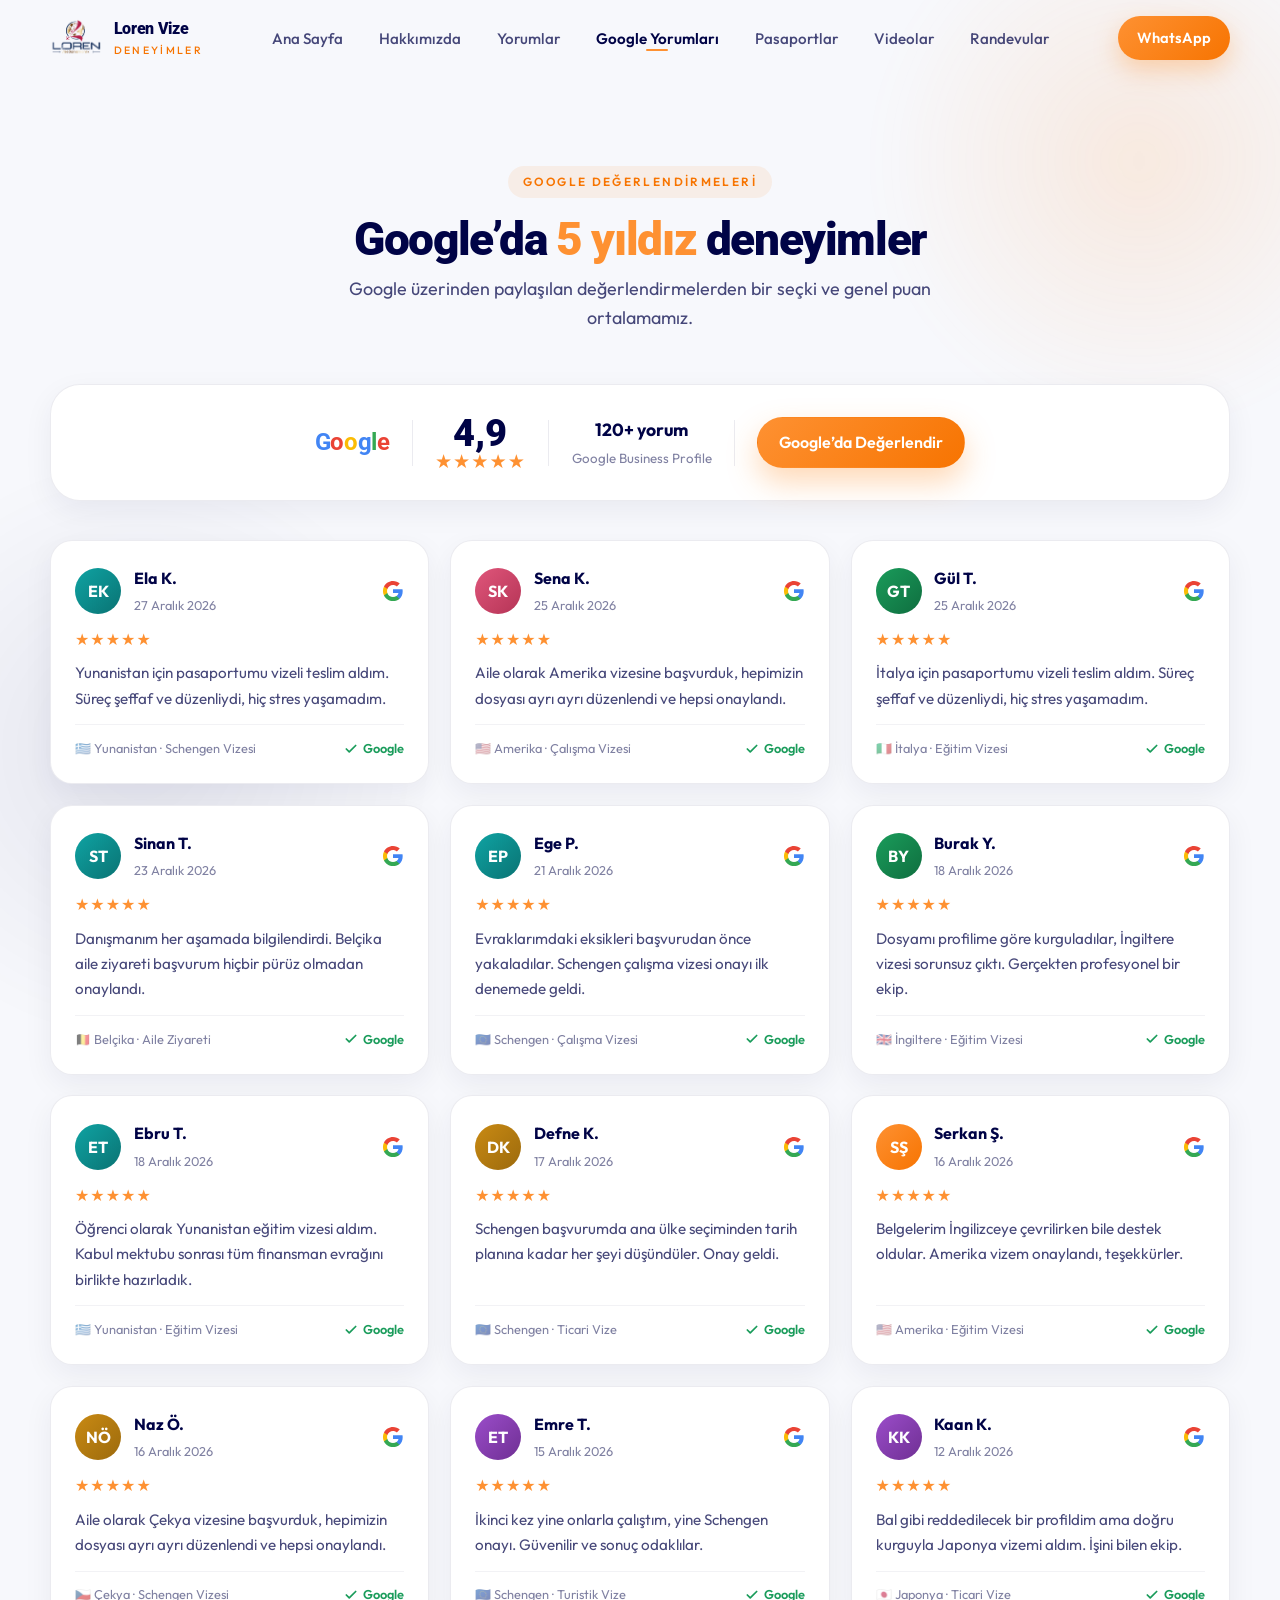
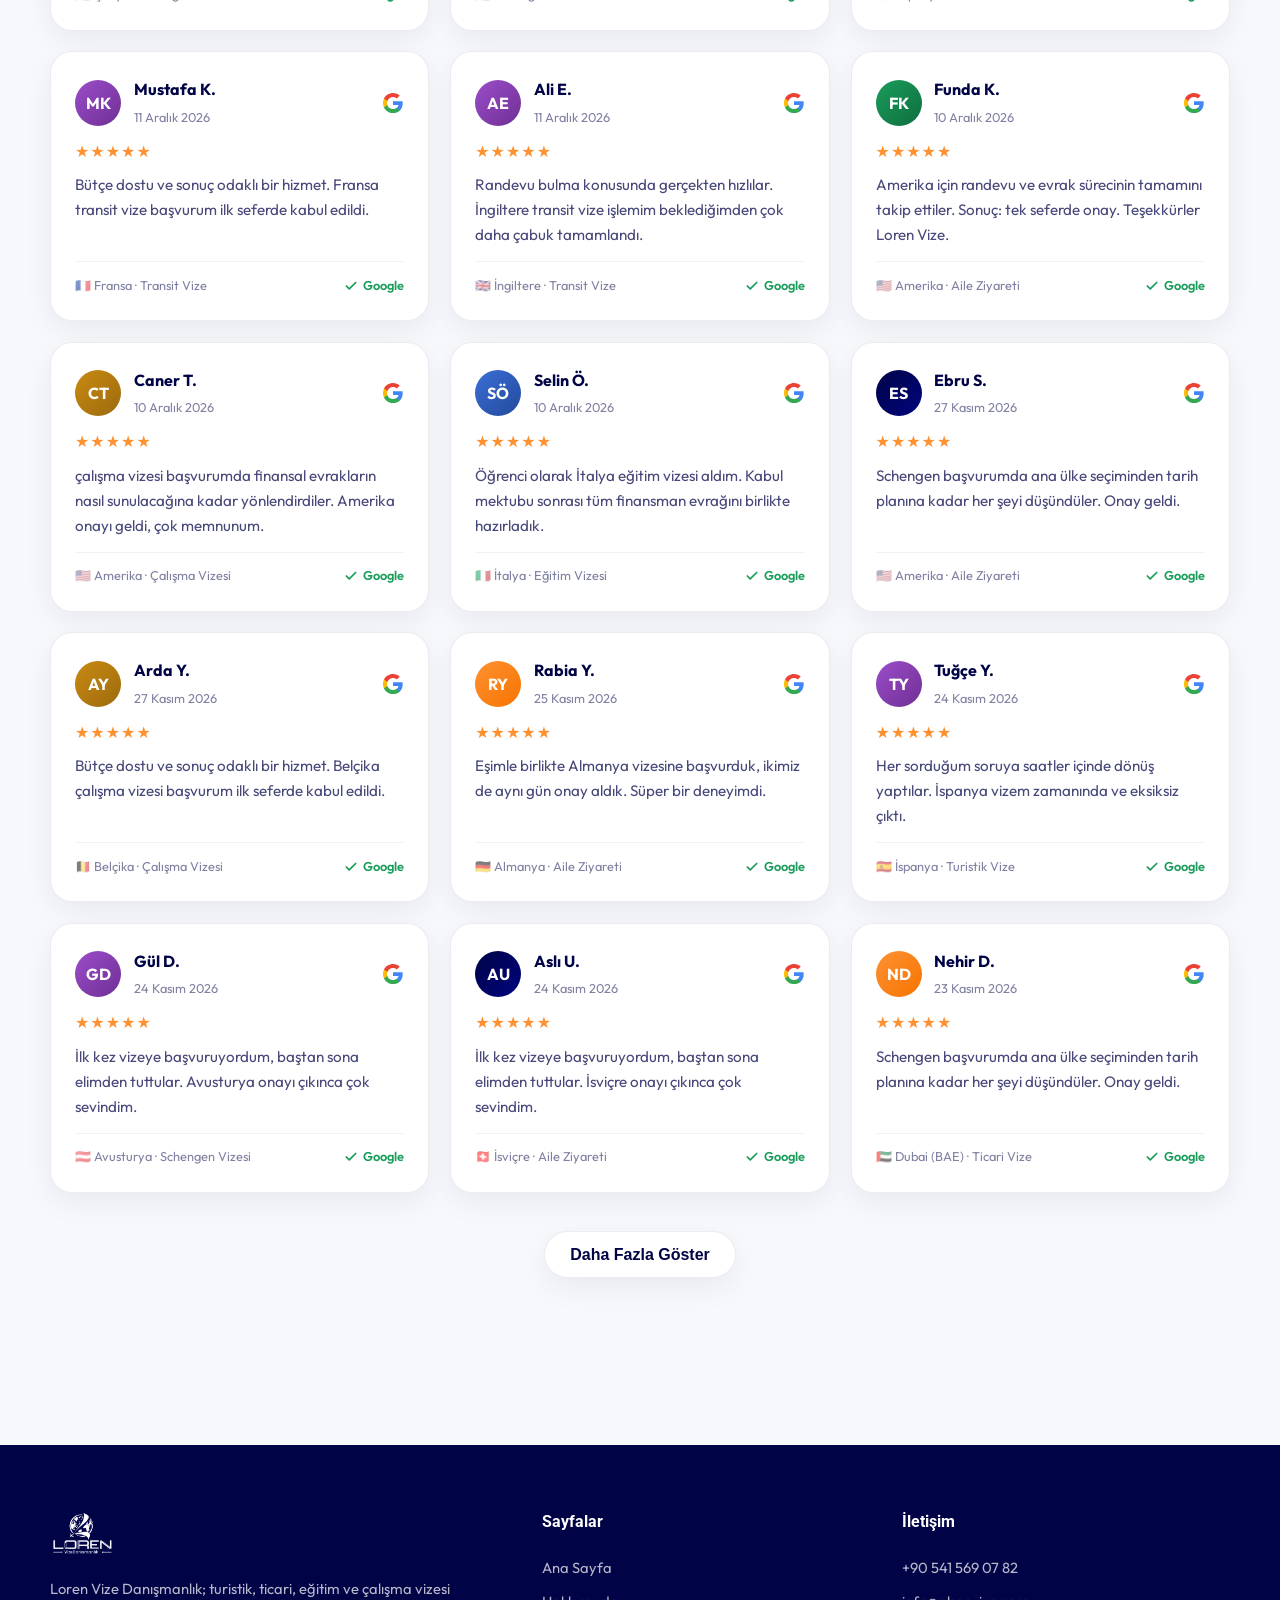
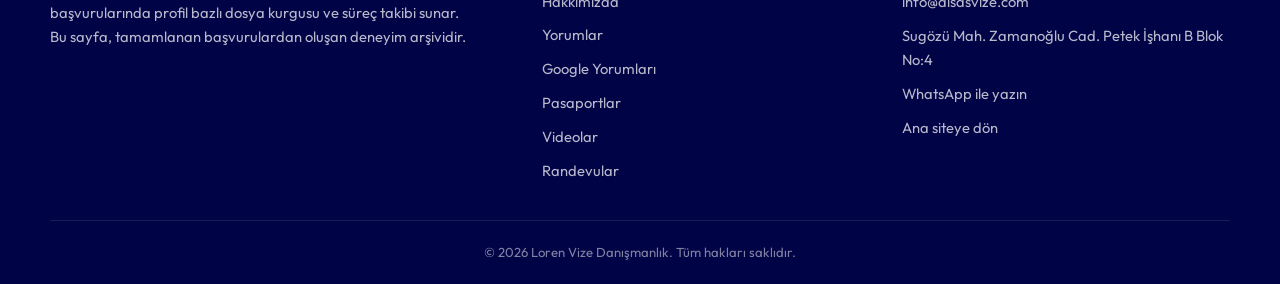
<file: google-yorumlari.html>
<!doctype html>
<html lang="tr">
  <head>
    <meta charset="UTF-8" />
    <meta name="viewport" content="width=device-width, initial-scale=1.0" />
    <title>Google Yorumları | Loren Vize Deneyimler</title>
    <meta
      name="description"
      content="Loren Vize Danışmanlık için Google üzerinden yapılan değerlendirmeler ve puan ortalaması."
    />
    <meta name="robots" content="index,follow" />
    <link rel="canonical" href="https://www.xn--lorenvizedanmanlk-nvce92g.com/google-yorumlari.html" />
    <link rel="icon" href="logo.png" />
    <link rel="preconnect" href="https://fonts.googleapis.com" />
    <link rel="preconnect" href="https://fonts.gstatic.com" crossorigin />
    <link
      href="https://fonts.googleapis.com/css2?family=Outfit:wght@300;400;500;600;700&family=Roboto:wght@500;700;900&display=swap"
      rel="stylesheet"
    />
    <link rel="stylesheet" href="assets/site.css" />
  </head>
  <body>
    <div id="header-mount"></div>

    <main>
      <section class="section">
        <div class="container">
          <div class="section-head">
            <span class="eyebrow" data-reveal>Google Değerlendirmeleri</span>
            <h2 class="section-title" data-reveal data-delay="1">
              Google’da <em>5 yıldız</em> deneyimler
            </h2>
            <p class="section-sub" data-reveal data-delay="2">
              Google üzerinden paylaşılan değerlendirmelerden bir seçki ve genel
              puan ortalamamız.
            </p>
          </div>

          <div class="google-summary" data-reveal>
            <div class="google-logo">
              <span class="b">G</span><span class="r">o</span><span class="y">o</span><span class="b">g</span><span class="g">l</span><span class="r">e</span>
            </div>
            <div class="divider"></div>
            <div style="text-align:center">
              <div style="font-family:'Roboto',sans-serif;font-weight:900;font-size:2.4rem;line-height:1;color:var(--navy)">4,9</div>
              <div class="stars" style="font-size:1.2rem">★★★★★</div>
            </div>
            <div class="divider"></div>
            <div style="text-align:center">
              <div style="font-weight:700;color:var(--navy);font-size:1.1rem"><span id="gCount">120</span>+ yorum</div>
              <small style="color:var(--ink-faint)">Google Business Profile</small>
            </div>
            <div class="divider"></div>
            <a class="btn btn-primary" id="gWrite" href="#" target="_blank" rel="noreferrer" style="padding:0.7rem 1.3rem">
              Google’da Değerlendir
            </a>
          </div>

          <div class="reviews-grid" id="googleGrid"></div>
          <div class="load-more-wrap">
            <button class="btn btn-ghost" id="gLoadMore">Daha Fazla Göster</button>
          </div>
        </div>
      </section>
    </main>

    <div id="footer-mount"></div>

    <script src="assets/reviews.js"></script>
    <script src="assets/site.js"></script>
    <script>
      document.addEventListener("loren:ready", function () {
        // Google yorumu olarak yorum havuzundan 5 yıldızlıların bir kısmını kullan
        var ALL = (window.LOREN_REVIEWS || []).filter(function (r) {
          return r.rating === 5;
        });
        var GOOGLE = ALL.slice(0, 120);
        document.getElementById("gCount").textContent = GOOGLE.length;

        var gWrite = document.getElementById("gWrite");
        if (gWrite)
          gWrite.href =
            "https://www.google.com/search?q=Loren+Vize+Dan%C4%B1%C5%9Fmanl%C4%B1k";

        var grid = document.getElementById("googleGrid");
        var loadMore = document.getElementById("gLoadMore");
        var PAGE = 24;
        var shown = PAGE;

        var gMark =
          '<svg class="gicon" viewBox="0 0 48 48"><path fill="#4285F4" d="M45.12 24.5c0-1.56-.14-3.06-.4-4.5H24v8.51h11.84c-.51 2.75-2.06 5.08-4.39 6.64v5.52h7.11c4.16-3.83 6.56-9.47 6.56-16.17z"/><path fill="#34A853" d="M24 46c5.94 0 10.92-1.97 14.56-5.33l-7.11-5.52c-1.97 1.32-4.49 2.1-7.45 2.1-5.73 0-10.58-3.87-12.31-9.07H4.34v5.7C7.96 41.07 15.4 46 24 46z"/><path fill="#FBBC05" d="M11.69 28.18C11.25 26.86 11 25.45 11 24s.25-2.86.69-4.18v-5.7H4.34C2.85 17.09 2 20.45 2 24s.85 6.91 2.34 9.88l7.35-5.7z"/><path fill="#EA4335" d="M24 10.75c3.23 0 6.13 1.11 8.41 3.29l6.31-6.31C34.91 4.18 29.93 2 24 2 15.4 2 7.96 6.93 4.34 14.12l7.35 5.7c1.73-5.2 6.58-9.07 12.31-9.07z"/></svg>';

        function escapeHtml(s) {
          return s.replace(/[&<>"]/g, function (m) {
            return { "&": "&amp;", "<": "&lt;", ">": "&gt;", '"': "&quot;" }[m];
          });
        }

        function cardHtml(r) {
          return (
            '<article class="review-card google-card">' +
            '<div class="review-head">' +
            '<div class="review-ava" style="background:linear-gradient(135deg,' +
            r.color[0] +
            "," +
            r.color[1] +
            ')">' +
            r.initials +
            "</div>" +
            '<div class="review-who"><b>' +
            escapeHtml(r.name) +
            "</b><small>" +
            r.date +
            "</small></div>" +
            gMark +
            "</div>" +
            window.LorenUtil.stars(r.rating) +
            '<p class="review-text">' +
            escapeHtml(r.text) +
            "</p>" +
            '<div class="review-foot"><span>' +
            r.flag +
            " " +
            r.country +
            " · " +
            r.visa +
            "</span>" +
            '<span class="verified"><svg viewBox="0 0 24 24" fill="none"><path d="M20 6L9 17l-5-5" stroke="currentColor" stroke-width="3" stroke-linecap="round" stroke-linejoin="round"/></svg>Google</span>' +
            "</div>" +
            "</article>"
          );
        }

        function render() {
          var slice = GOOGLE.slice(0, shown);
          grid.innerHTML = slice.map(cardHtml).join("");
          loadMore.style.display = shown >= GOOGLE.length ? "none" : "inline-flex";
        }

        loadMore.addEventListener("click", function () {
          shown += PAGE;
          render();
        });

        render();
      });
    </script>
  </body>
</html>
</file>
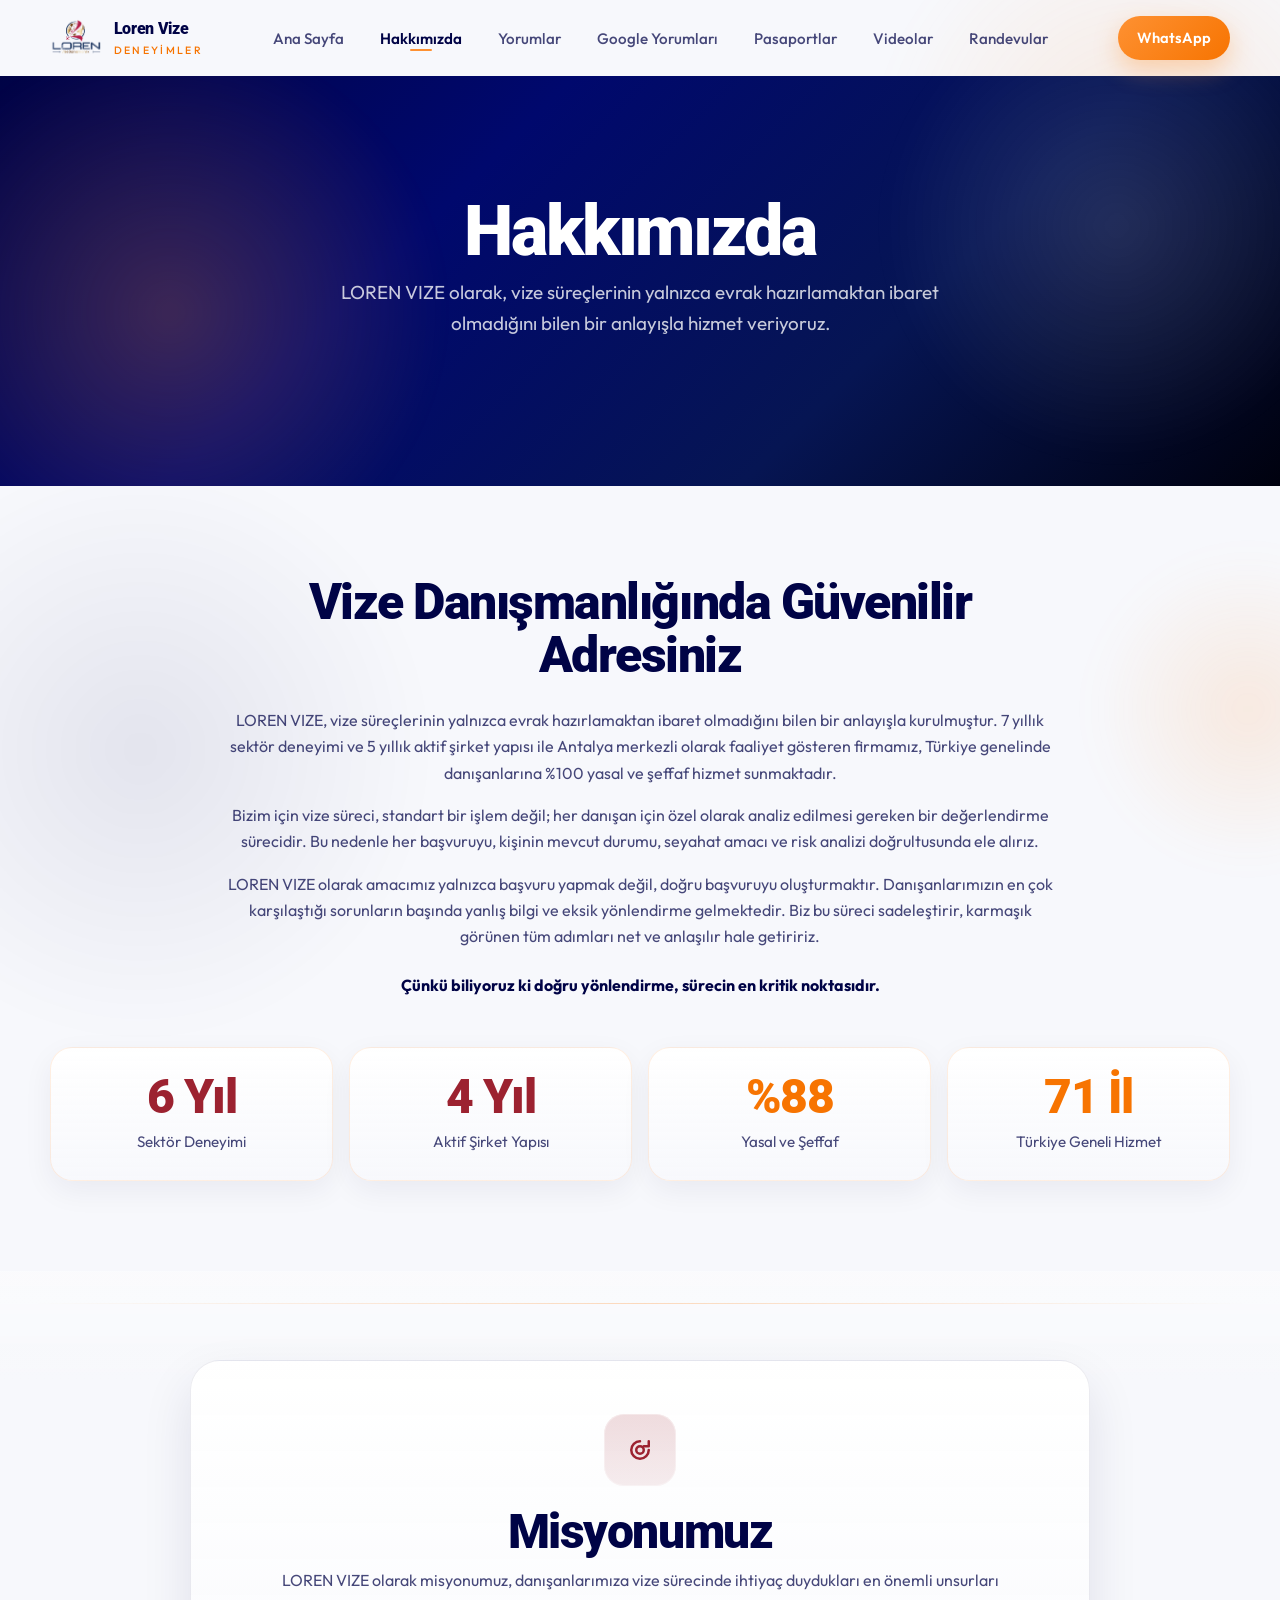
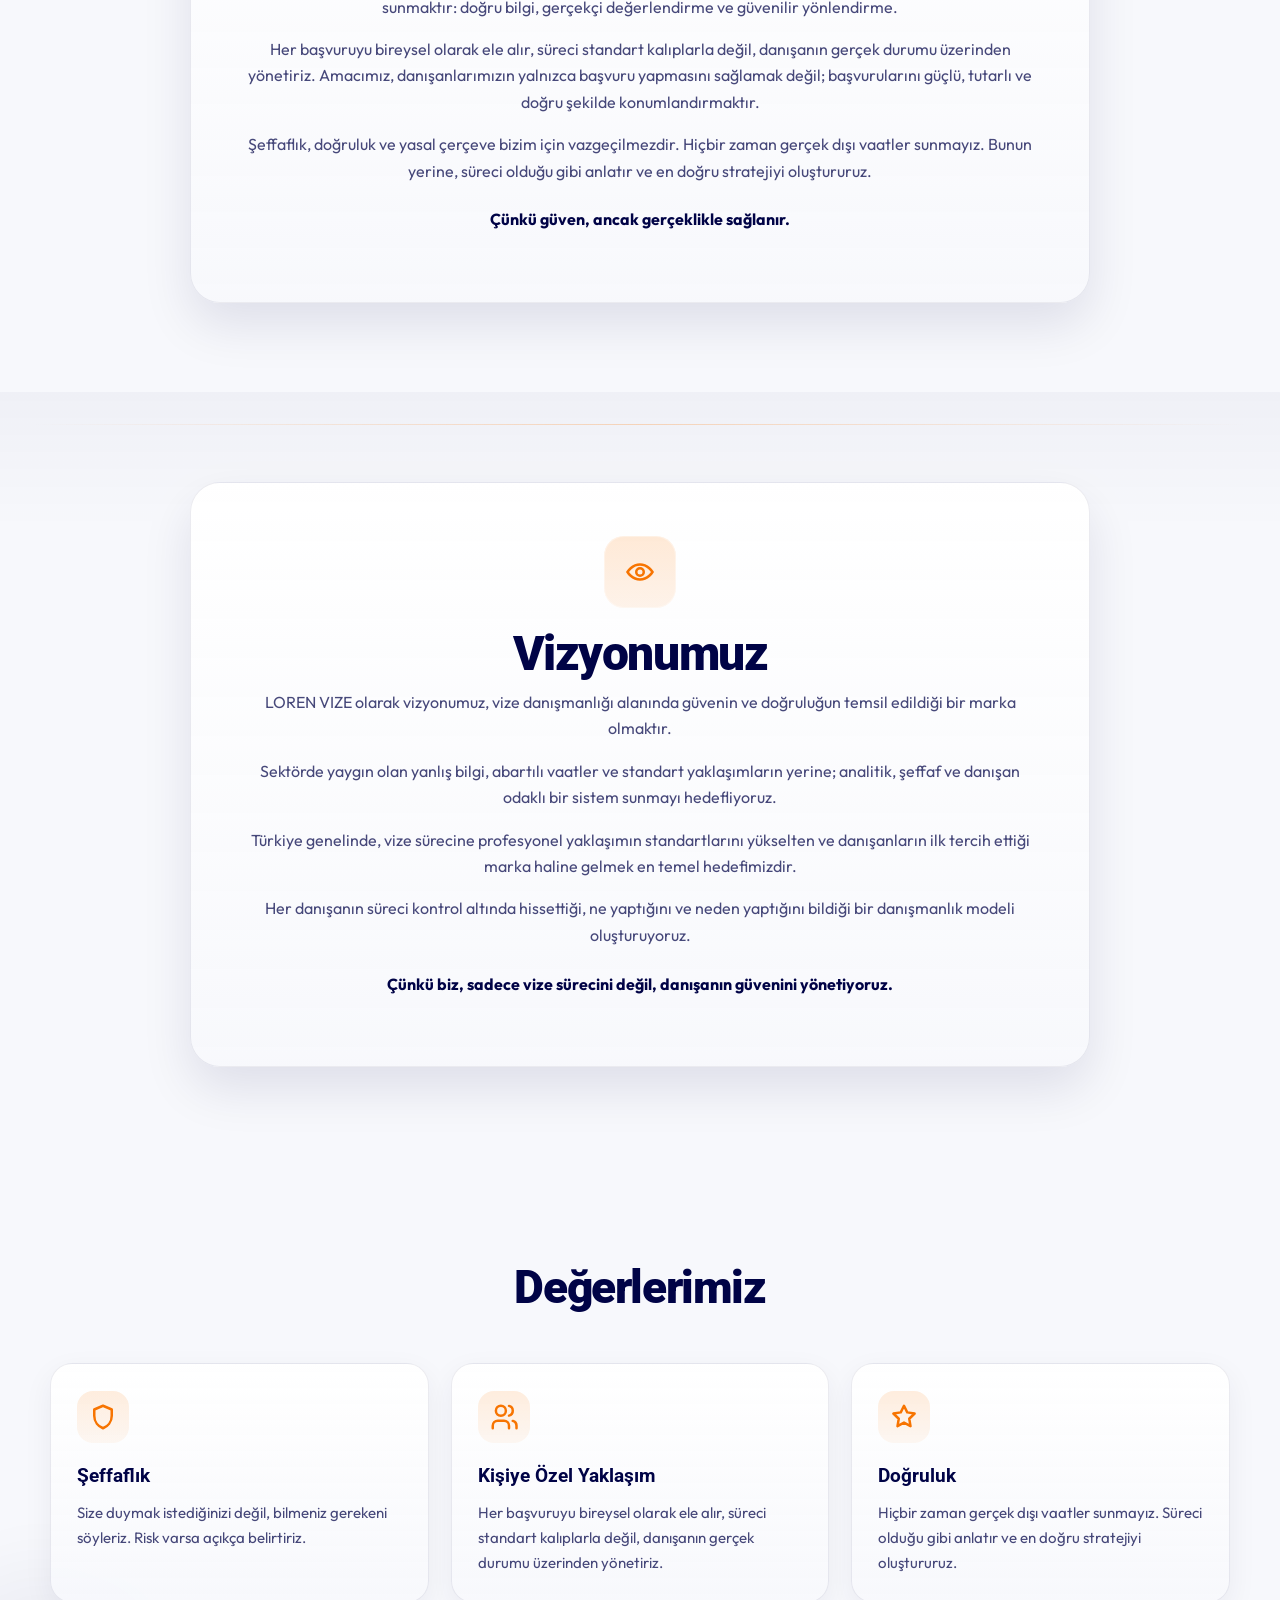
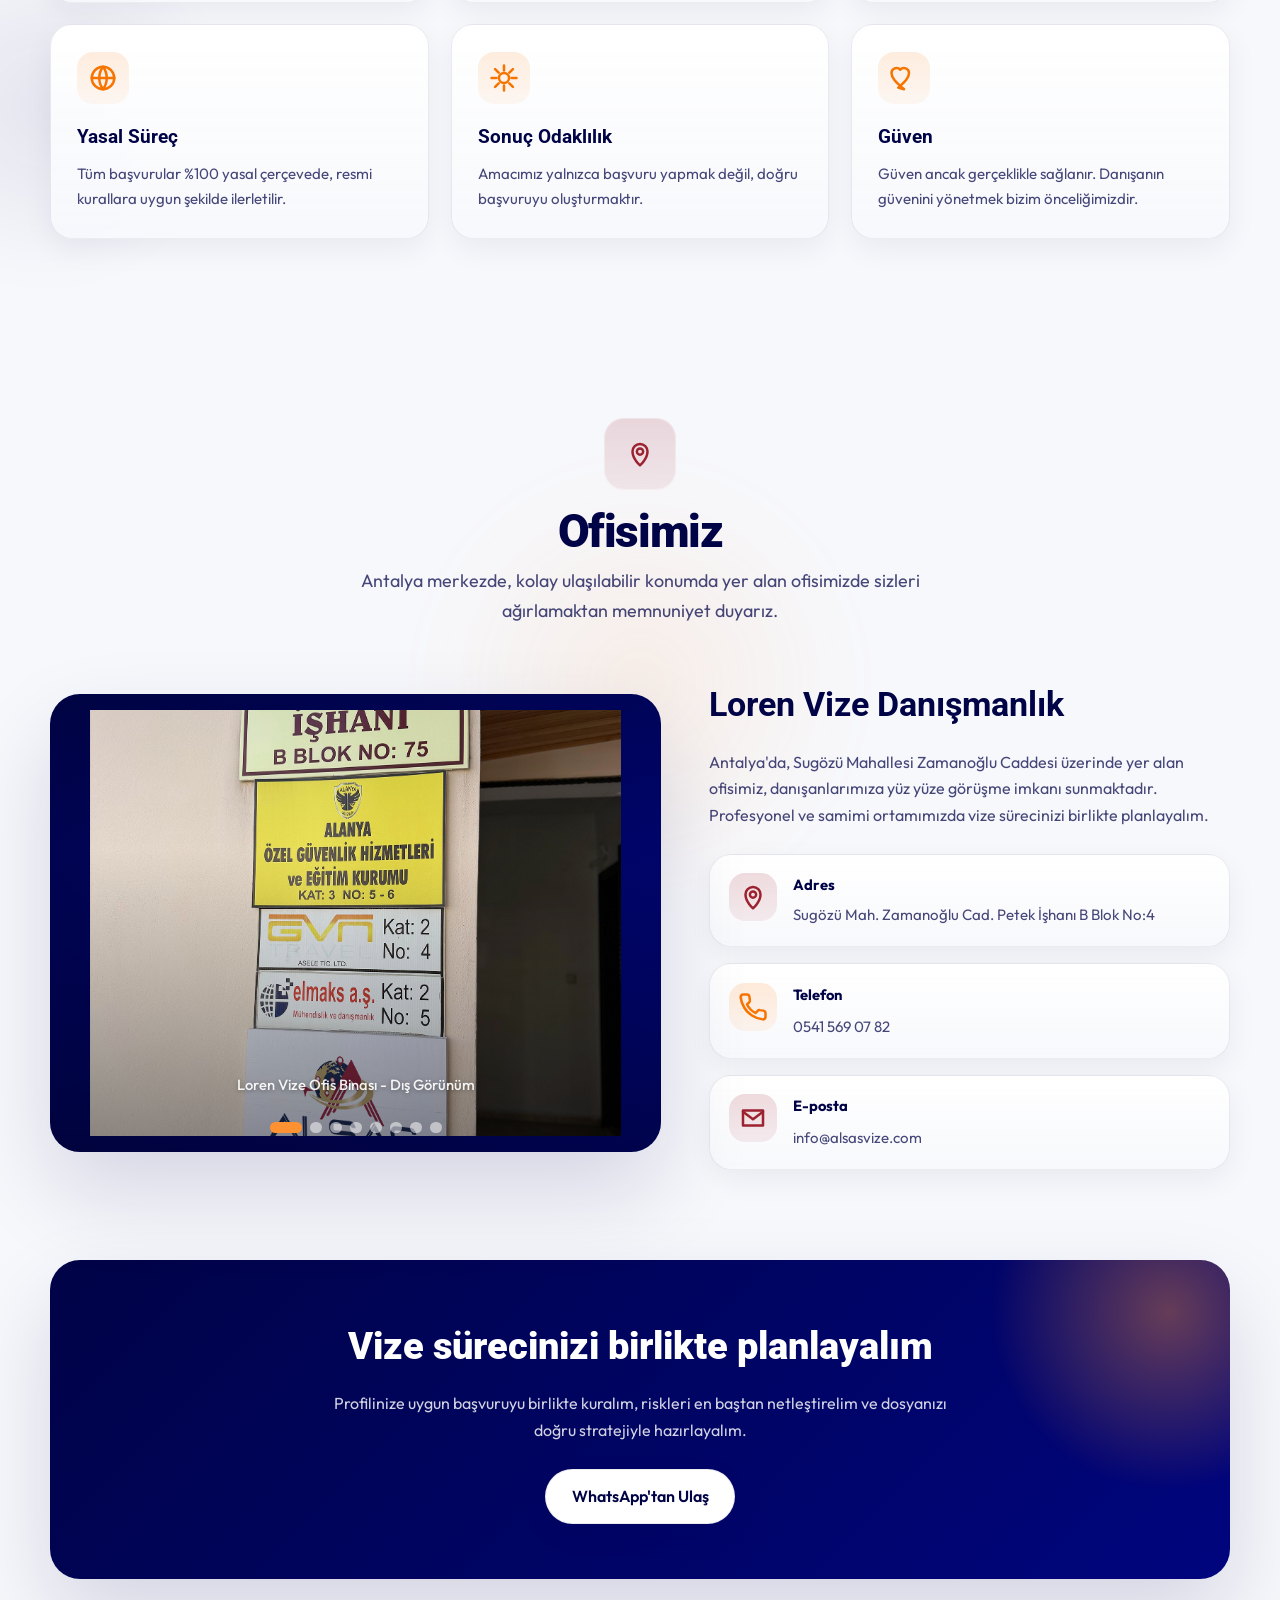
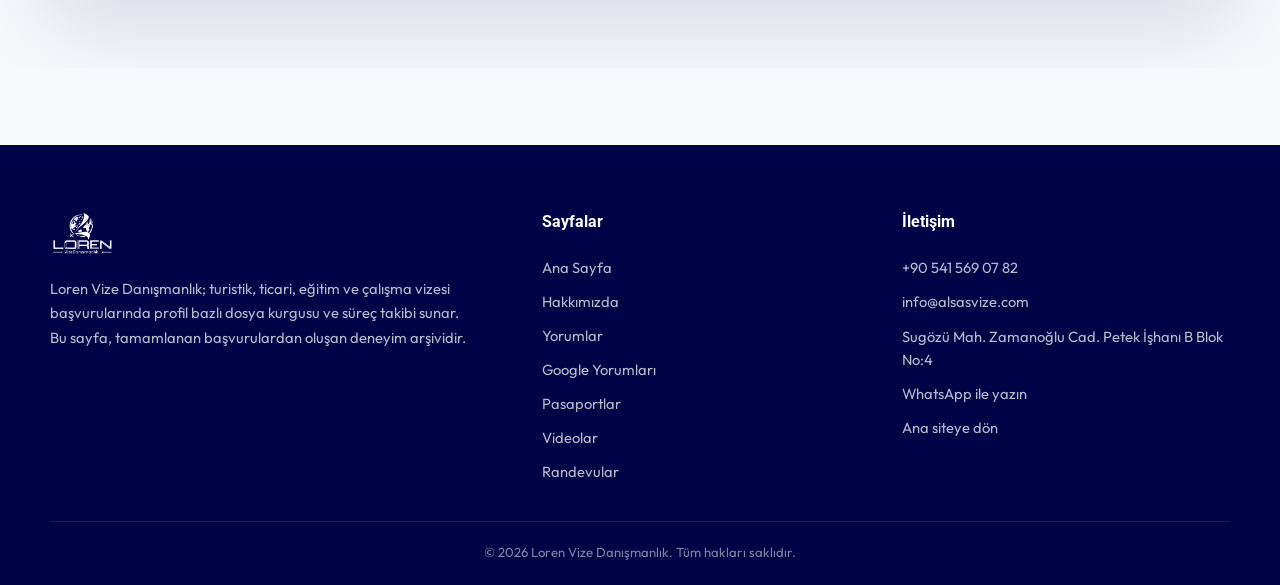
<file: hakkimizda.html>
<!doctype html>
<html lang="tr">
  <head>
    <meta charset="UTF-8" />
    <meta name="viewport" content="width=device-width, initial-scale=1.0" />
    <title>Hakkımızda | Loren Vize Deneyimler</title>
    <meta
      name="description"
      content="Loren Vize Danışmanlık hakkında; misyonumuz, vizyonumuz, değerlerimiz ve Antalya ofisimiz hakkında bilgiler."
    />
    <meta name="robots" content="index,follow" />
    <link rel="canonical" href="https://www.alsasvize.com/hakkimizda.html" />
    <link rel="icon" href="logo.png" />
    <link rel="preconnect" href="https://fonts.googleapis.com" />
    <link rel="preconnect" href="https://fonts.gstatic.com" crossorigin />
    <link
      href="https://fonts.googleapis.com/css2?family=Outfit:wght@300;400;500;600;700&family=Roboto:wght@500;700;900&display=swap"
      rel="stylesheet"
    />
    <link rel="stylesheet" href="assets/site.css" />
  </head>
  <body>
    <div id="header-mount"></div>

    <main class="about-page">
      <section class="about-hero">
        <div class="container">
          <div class="section-head about-hero-head">
            <h1 class="section-title" data-reveal>Hakkımızda</h1>
            <p class="section-sub" data-reveal data-delay="1">
              LOREN VIZE olarak, vize süreçlerinin yalnızca evrak hazırlamaktan
              ibaret olmadığını bilen bir anlayışla hizmet veriyoruz.
            </p>
          </div>
        </div>
      </section>

      <section class="section about-story">
        <div class="container">
          <div class="about-copy" data-reveal>
            <h2>Vize Danışmanlığında Güvenilir Adresiniz</h2>
            <p>
              LOREN VIZE, vize süreçlerinin yalnızca evrak hazırlamaktan ibaret
              olmadığını bilen bir anlayışla kurulmuştur. 7 yıllık sektör
              deneyimi ve 5 yıllık aktif şirket yapısı ile Antalya merkezli
              olarak faaliyet gösteren firmamız, Türkiye genelinde danışanlarına
              %100 yasal ve şeffaf hizmet sunmaktadır.
            </p>
            <p>
              Bizim için vize süreci, standart bir işlem değil; her danışan için
              özel olarak analiz edilmesi gereken bir değerlendirme sürecidir. Bu
              nedenle her başvuruyu, kişinin mevcut durumu, seyahat amacı ve risk
              analizi doğrultusunda ele alırız.
            </p>
            <p>
              LOREN VIZE olarak amacımız yalnızca başvuru yapmak değil, doğru
              başvuruyu oluşturmaktır. Danışanlarımızın en çok karşılaştığı
              sorunların başında yanlış bilgi ve eksik yönlendirme gelmektedir.
              Biz bu süreci sadeleştirir, karmaşık görünen tüm adımları net ve
              anlaşılır hale getiririz.
            </p>
            <p class="closing">
              Çünkü biliyoruz ki doğru yönlendirme, sürecin en kritik noktasıdır.
            </p>
          </div>

          <div class="stats about-stats">
            <div class="stat-card" data-reveal>
              <div class="about-stat-value about-stat-value--crimson" data-count="7" data-suffix=" Yıl">0</div>
              <div class="stat-label">Sektör Deneyimi</div>
            </div>
            <div class="stat-card" data-reveal data-delay="1">
              <div class="about-stat-value about-stat-value--crimson" data-count="5" data-suffix=" Yıl">0</div>
              <div class="stat-label">Aktif Şirket Yapısı</div>
            </div>
            <div class="stat-card" data-reveal data-delay="2">
              <div class="about-stat-value about-stat-value--orange" data-count="100" data-prefix="%">0</div>
              <div class="stat-label">Yasal ve Şeffaf</div>
            </div>
            <div class="stat-card" data-reveal data-delay="3">
              <div class="about-stat-value about-stat-value--orange" data-count="81" data-suffix=" İl">0</div>
              <div class="stat-label">Türkiye Geneli Hizmet</div>
            </div>
          </div>
        </div>
      </section>

      <section class="section about-panel about-panel--light">
        <div class="container">
          <div class="about-panel-inner">
            <div class="about-panel-icon about-panel-icon--crimson" data-reveal>
              <svg viewBox="0 0 24 24" fill="none" aria-hidden="true">
                <path d="M12 15a3 3 0 1 0 0-6 3 3 0 0 0 0 6Z" stroke="currentColor" stroke-width="2" />
                <path d="M19 12a7 7 0 1 1-7-7" stroke="currentColor" stroke-width="2" stroke-linecap="round" />
                <path d="M19 5v4h-4" stroke="currentColor" stroke-width="2" stroke-linecap="round" stroke-linejoin="round" />
              </svg>
            </div>
            <h2 class="section-title" data-reveal>Misyonumuz</h2>
            <p data-reveal data-delay="1">
              LOREN VIZE olarak misyonumuz, danışanlarımıza vize sürecinde
              ihtiyaç duydukları en önemli unsurları sunmaktır: doğru bilgi,
              gerçekçi değerlendirme ve güvenilir yönlendirme.
            </p>
            <p data-reveal data-delay="2">
              Her başvuruyu bireysel olarak ele alır, süreci standart kalıplarla
              değil, danışanın gerçek durumu üzerinden yönetiriz. Amacımız,
              danışanlarımızın yalnızca başvuru yapmasını sağlamak değil;
              başvurularını güçlü, tutarlı ve doğru şekilde konumlandırmaktır.
            </p>
            <p data-reveal data-delay="3">
              Şeffaflık, doğruluk ve yasal çerçeve bizim için vazgeçilmezdir.
              Hiçbir zaman gerçek dışı vaatler sunmayız. Bunun yerine, süreci
              olduğu gibi anlatır ve en doğru stratejiyi oluştururuz.
            </p>
            <p class="closing" data-reveal data-delay="4">
              Çünkü güven, ancak gerçeklikle sağlanır.
            </p>
          </div>
        </div>
      </section>

      <section class="section about-panel about-panel--alt">
        <div class="container">
          <div class="about-panel-inner">
            <div class="about-panel-icon about-panel-icon--orange" data-reveal>
              <svg viewBox="0 0 24 24" fill="none" aria-hidden="true">
                <path d="M2 12s3.5-6 10-6 10 6 10 6-3.5 6-10 6S2 12 2 12Z" stroke="currentColor" stroke-width="2" />
                <circle cx="12" cy="12" r="3" stroke="currentColor" stroke-width="2" />
              </svg>
            </div>
            <h2 class="section-title" data-reveal>Vizyonumuz</h2>
            <p data-reveal data-delay="1">
              LOREN VIZE olarak vizyonumuz, vize danışmanlığı alanında güvenin ve
              doğruluğun temsil edildiği bir marka olmaktır.
            </p>
            <p data-reveal data-delay="2">
              Sektörde yaygın olan yanlış bilgi, abartılı vaatler ve standart
              yaklaşımların yerine; analitik, şeffaf ve danışan odaklı bir sistem
              sunmayı hedefliyoruz.
            </p>
            <p data-reveal data-delay="3">
              Türkiye genelinde, vize sürecine profesyonel yaklaşımın
              standartlarını yükselten ve danışanların ilk tercih ettiği marka
              haline gelmek en temel hedefimizdir.
            </p>
            <p data-reveal data-delay="4">
              Her danışanın süreci kontrol altında hissettiği, ne yaptığını ve
              neden yaptığını bildiği bir danışmanlık modeli oluşturuyoruz.
            </p>
            <p class="closing" data-reveal>
              Çünkü biz, sadece vize sürecini değil, danışanın güvenini
              yönetiyoruz.
            </p>
          </div>
        </div>
      </section>

      <section class="section about-values">
        <div class="container">
          <div class="section-head">
            <h2 class="section-title" data-reveal>Değerlerimiz</h2>
          </div>

          <div class="about-values-grid">
            <article class="about-value-card" data-reveal>
              <div class="about-value-icon">
                <svg viewBox="0 0 24 24" fill="none" aria-hidden="true">
                  <path d="M12 3 5 6v5c0 5 3.4 8.6 7 10 3.6-1.4 7-5 7-10V6l-7-3Z" stroke="currentColor" stroke-width="2" stroke-linejoin="round" />
                </svg>
              </div>
              <h3>Şeffaflık</h3>
              <p>
                Size duymak istediğinizi değil, bilmeniz gerekeni söyleriz. Risk
                varsa açıkça belirtiriz.
              </p>
            </article>

            <article class="about-value-card" data-reveal data-delay="1">
              <div class="about-value-icon">
                <svg viewBox="0 0 24 24" fill="none" aria-hidden="true">
                  <path d="M16 21v-2a4 4 0 0 0-4-4H7a4 4 0 0 0-4 4v2" stroke="currentColor" stroke-width="2" stroke-linecap="round" />
                  <circle cx="9.5" cy="7" r="4" stroke="currentColor" stroke-width="2" />
                  <path d="M22 21v-2a4 4 0 0 0-3-3.87" stroke="currentColor" stroke-width="2" stroke-linecap="round" />
                  <path d="M16 3.13a4 4 0 0 1 0 7.75" stroke="currentColor" stroke-width="2" stroke-linecap="round" />
                </svg>
              </div>
              <h3>Kişiye Özel Yaklaşım</h3>
              <p>
                Her başvuruyu bireysel olarak ele alır, süreci standart
                kalıplarla değil, danışanın gerçek durumu üzerinden yönetiriz.
              </p>
            </article>

            <article class="about-value-card" data-reveal data-delay="2">
              <div class="about-value-icon">
                <svg viewBox="0 0 24 24" fill="none" aria-hidden="true">
                  <path d="m12 3 2.6 5.3 5.9.9-4.3 4.2 1 5.9-5.2-2.8-5.2 2.8 1-5.9-4.3-4.2 5.9-.9L12 3Z" stroke="currentColor" stroke-width="2" stroke-linejoin="round" />
                </svg>
              </div>
              <h3>Doğruluk</h3>
              <p>
                Hiçbir zaman gerçek dışı vaatler sunmayız. Süreci olduğu gibi
                anlatır ve en doğru stratejiyi oluştururuz.
              </p>
            </article>

            <article class="about-value-card" data-reveal data-delay="3">
              <div class="about-value-icon">
                <svg viewBox="0 0 24 24" fill="none" aria-hidden="true">
                  <circle cx="12" cy="12" r="9" stroke="currentColor" stroke-width="2" />
                  <path d="M3 12h18M12 3a15 15 0 0 1 0 18M12 3a15 15 0 0 0 0 18" stroke="currentColor" stroke-width="2" stroke-linecap="round" />
                </svg>
              </div>
              <h3>Yasal Süreç</h3>
              <p>
                Tüm başvurular %100 yasal çerçevede, resmi kurallara uygun
                şekilde ilerletilir.
              </p>
            </article>

            <article class="about-value-card" data-reveal data-delay="4">
              <div class="about-value-icon">
                <svg viewBox="0 0 24 24" fill="none" aria-hidden="true">
                  <path d="M12 2v4M12 18v4M4.9 4.9l2.8 2.8M16.3 16.3l2.8 2.8M2 12h4M18 12h4M4.9 19.1l2.8-2.8M16.3 7.7l2.8-2.8" stroke="currentColor" stroke-width="2" stroke-linecap="round" />
                  <circle cx="12" cy="12" r="4" stroke="currentColor" stroke-width="2" />
                </svg>
              </div>
              <h3>Sonuç Odaklılık</h3>
              <p>
                Amacımız yalnızca başvuru yapmak değil, doğru başvuruyu
                oluşturmaktır.
              </p>
            </article>

            <article class="about-value-card" data-reveal>
              <div class="about-value-icon">
                <svg viewBox="0 0 24 24" fill="none" aria-hidden="true">
                  <path d="m12 21-1.45-1.32C5.4 15 2 11.86 2 8a4 4 0 0 1 7-2.65A4 4 0 0 1 16 8c0 3.86-3.4 7-8.55 11.68L12 21Z" stroke="currentColor" stroke-width="2" stroke-linejoin="round" />
                </svg>
              </div>
              <h3>Güven</h3>
              <p>
                Güven ancak gerçeklikle sağlanır. Danışanın güvenini yönetmek
                bizim önceliğimizdir.
              </p>
            </article>
          </div>
        </div>
      </section>

      <section class="section about-office">
        <div class="container">
          <div class="section-head">
            <div class="about-panel-icon about-panel-icon--crimson about-panel-icon--center" data-reveal>
              <svg viewBox="0 0 24 24" fill="none" aria-hidden="true">
                <path d="M12 21s-6-5.1-6-11a6 6 0 1 1 12 0c0 5.9-6 11-6 11Z" stroke="currentColor" stroke-width="2" stroke-linejoin="round" />
                <circle cx="12" cy="10" r="2.5" stroke="currentColor" stroke-width="2" />
              </svg>
            </div>
            <h2 class="section-title" data-reveal>Ofisimiz</h2>
            <p class="section-sub" data-reveal data-delay="1">
              Antalya merkezde, kolay ulaşılabilir konumda yer alan ofisimizde
              sizleri ağırlamaktan memnuniyet duyarız.
            </p>
          </div>

          <div class="about-office-grid">
            <div class="about-carousel" data-reveal data-office-carousel>
              <div class="about-carousel-frame">
                <figure class="about-office-slide is-active">
                  <img src="assets/ofis/ofis-1.png" alt="Loren Vize Ofis Binası - Dış Görünüm" />
                </figure>
                <figure class="about-office-slide">
                  <img src="assets/ofis/ofis-2.png" alt="Loren Vize - Ofis Giriş Tabelası" />
                </figure>
                <figure class="about-office-slide">
                  <img src="assets/ofis/ofis-3.png" alt="Loren Vize - Bina Girişi" />
                </figure>
                <figure class="about-office-slide">
                  <img src="assets/ofis/ofis-4.png" alt="Loren Vize - Bina Arka Görünüm" />
                </figure>
                <figure class="about-office-slide">
                  <img src="assets/ofis/ofis-5.png" alt="Loren Vize - Ofis Kapısı" />
                </figure>
                <figure class="about-office-slide">
                  <img src="assets/ofis/ofis-6.png" alt="Loren Vize - Bina Ön Cephe" />
                </figure>
                <figure class="about-office-slide">
                  <img src="assets/ofis/ofis-7.png" alt="Loren Vize - Bina Merdiven Girişi" />
                </figure>
                <figure class="about-office-slide">
                  <img src="assets/ofis/ofis-8.png" alt="Loren Vize - Bina Detay" />
                </figure>

                <div class="about-carousel-overlay"></div>

                <button class="about-carousel-btn about-carousel-btn--prev" type="button" data-office-action="prev" aria-label="Önceki görsel">
                  <svg viewBox="0 0 24 24" fill="none" aria-hidden="true">
                    <path d="m15 6-6 6 6 6" stroke="currentColor" stroke-width="2" stroke-linecap="round" stroke-linejoin="round" />
                  </svg>
                </button>
                <button class="about-carousel-btn about-carousel-btn--next" type="button" data-office-action="next" aria-label="Sonraki görsel">
                  <svg viewBox="0 0 24 24" fill="none" aria-hidden="true">
                    <path d="m9 6 6 6-6 6" stroke="currentColor" stroke-width="2" stroke-linecap="round" stroke-linejoin="round" />
                  </svg>
                </button>

                <div class="about-carousel-dots" aria-label="Ofis görselleri">
                  <button class="about-carousel-dot is-active" type="button" data-office-dot="0" aria-label="Görsel 1" aria-current="true"></button>
                  <button class="about-carousel-dot" type="button" data-office-dot="1" aria-label="Görsel 2"></button>
                  <button class="about-carousel-dot" type="button" data-office-dot="2" aria-label="Görsel 3"></button>
                  <button class="about-carousel-dot" type="button" data-office-dot="3" aria-label="Görsel 4"></button>
                  <button class="about-carousel-dot" type="button" data-office-dot="4" aria-label="Görsel 5"></button>
                  <button class="about-carousel-dot" type="button" data-office-dot="5" aria-label="Görsel 6"></button>
                  <button class="about-carousel-dot" type="button" data-office-dot="6" aria-label="Görsel 7"></button>
                  <button class="about-carousel-dot" type="button" data-office-dot="7" aria-label="Görsel 8"></button>
                </div>

                <div class="about-carousel-caption" data-office-caption>
                  Loren Vize Ofis Binası - Dış Görünüm
                </div>
              </div>
            </div>

            <div class="about-office-copy" data-reveal data-delay="1">
              <h3>Loren Vize Danışmanlık</h3>
              <p>
                Antalya'da, Sugözü Mahallesi Zamanoğlu Caddesi üzerinde yer alan
                ofisimiz, danışanlarımıza yüz yüze görüşme imkanı sunmaktadır.
                Profesyonel ve samimi ortamımızda vize sürecinizi birlikte
                planlayalım.
              </p>

              <div class="about-contact-list">
                <article class="about-contact-card">
                  <div class="about-contact-icon about-contact-icon--crimson">
                    <svg viewBox="0 0 24 24" fill="none" aria-hidden="true">
                      <path d="M12 21s-6-5.1-6-11a6 6 0 1 1 12 0c0 5.9-6 11-6 11Z" stroke="currentColor" stroke-width="2" stroke-linejoin="round" />
                      <circle cx="12" cy="10" r="2.5" stroke="currentColor" stroke-width="2" />
                    </svg>
                  </div>
                  <div>
                    <h4>Adres</h4>
                    <p id="aboutAddressText">Sugözü Mah. Zamanoğlu Cad. Petek İşhanı B Blok No:4</p>
                  </div>
                </article>

                <article class="about-contact-card">
                  <div class="about-contact-icon about-contact-icon--orange">
                    <svg viewBox="0 0 24 24" fill="none" aria-hidden="true">
                      <path d="M22 16.9v3a2 2 0 0 1-2.2 2 19.8 19.8 0 0 1-8.6-3.1 19.5 19.5 0 0 1-6-6A19.8 19.8 0 0 1 2.1 4.2 2 2 0 0 1 4.1 2h3a2 2 0 0 1 2 1.7l.4 2.8a2 2 0 0 1-.6 1.8L7.2 10a16 16 0 0 0 6.8 6.8l1.7-1.7a2 2 0 0 1 1.8-.6l2.8.4a2 2 0 0 1 1.7 2Z" stroke="currentColor" stroke-width="2" stroke-linecap="round" stroke-linejoin="round" />
                    </svg>
                  </div>
                  <div>
                    <h4>Telefon</h4>
                    <a id="aboutPhoneLink" href="tel:+905415690782">0541 569 07 82</a>
                  </div>
                </article>

                <article class="about-contact-card">
                  <div class="about-contact-icon about-contact-icon--crimson">
                    <svg viewBox="0 0 24 24" fill="none" aria-hidden="true">
                      <path d="M4 6h16v12H4z" stroke="currentColor" stroke-width="2" stroke-linejoin="round" />
                      <path d="m4 7 8 6 8-6" stroke="currentColor" stroke-width="2" stroke-linecap="round" stroke-linejoin="round" />
                    </svg>
                  </div>
                  <div>
                    <h4>E-posta</h4>
                    <a id="aboutEmailLink" href="mailto:info@alsasvize.com">info@alsasvize.com</a>
                  </div>
                </article>
              </div>
            </div>
          </div>
        </div>
      </section>

      <section class="section" style="padding-top:0">
        <div class="container">
          <div class="cta-band" data-reveal>
            <h2>Vize sürecinizi birlikte planlayalım</h2>
            <p>
              Profilinize uygun başvuruyu birlikte kuralım, riskleri en baştan
              netleştirelim ve dosyanızı doğru stratejiyle hazırlayalım.
            </p>
            <a class="btn btn-ghost" id="aboutCta" href="#" target="_blank" rel="noreferrer">
              WhatsApp'tan Ulaş
            </a>
          </div>
        </div>
      </section>
    </main>

    <div id="footer-mount"></div>

    <script src="assets/site.js"></script>
    <script>
      document.addEventListener("loren:ready", function () {
        var cta = document.getElementById("aboutCta");
        if (cta && window.LorenUtil) cta.href = window.LorenUtil.whatsapp;

        var addressText = document.getElementById("aboutAddressText");
        if (addressText && window.LorenUtil) {
          addressText.textContent = window.LorenUtil.address;
        }

        var phoneLink = document.getElementById("aboutPhoneLink");
        if (phoneLink && window.LorenUtil) {
          phoneLink.href = window.LorenUtil.phoneHref;
          var digits = window.LorenUtil.phoneHref.replace(/\D/g, "");
          var local = digits.indexOf("90") === 0 ? "0" + digits.slice(2) : digits;
          if (/^\d{11}$/.test(local)) {
            local = local.replace(/(\d{4})(\d{3})(\d{2})(\d{2})/, "$1 $2 $3 $4");
          }
          phoneLink.textContent = local;
        }

        var emailLink = document.getElementById("aboutEmailLink");
        if (emailLink && window.LorenUtil) {
          emailLink.href = window.LorenUtil.emailHref;
          emailLink.textContent = window.LorenUtil.email;
        }

        var carousel = document.querySelector("[data-office-carousel]");
        if (!carousel) return;

        var slides = Array.prototype.slice.call(
          carousel.querySelectorAll(".about-office-slide")
        );
        var dots = Array.prototype.slice.call(
          carousel.querySelectorAll(".about-carousel-dot")
        );
        var caption = carousel.querySelector("[data-office-caption]");
        var prev = carousel.querySelector('[data-office-action="prev"]');
        var next = carousel.querySelector('[data-office-action="next"]');
        var current = 0;
        var timer = null;
        var reducedMotion =
          window.matchMedia &&
          window.matchMedia("(prefers-reduced-motion: reduce)").matches;

        function render(index) {
          current = (index + slides.length) % slides.length;
          slides.forEach(function (slide, slideIndex) {
            slide.classList.toggle("is-active", slideIndex === current);
          });
          dots.forEach(function (dot, dotIndex) {
            var active = dotIndex === current;
            dot.classList.toggle("is-active", active);
            dot.setAttribute("aria-current", active ? "true" : "false");
          });
          if (caption) {
            var image = slides[current].querySelector("img");
            caption.textContent = image ? image.alt : "";
          }
        }

        function stopAuto() {
          if (!timer) return;
          window.clearInterval(timer);
          timer = null;
        }

        function startAuto() {
          if (reducedMotion) return;
          stopAuto();
          timer = window.setInterval(function () {
            render(current + 1);
          }, 4000);
        }

        if (prev) {
          prev.addEventListener("click", function () {
            render(current - 1);
            startAuto();
          });
        }

        if (next) {
          next.addEventListener("click", function () {
            render(current + 1);
            startAuto();
          });
        }

        dots.forEach(function (dot, index) {
          dot.addEventListener("click", function () {
            render(index);
            startAuto();
          });
        });

        carousel.addEventListener("mouseenter", stopAuto);
        carousel.addEventListener("mouseleave", startAuto);

        render(0);
        startAuto();
      });
    </script>
  </body>
</html>
</file>
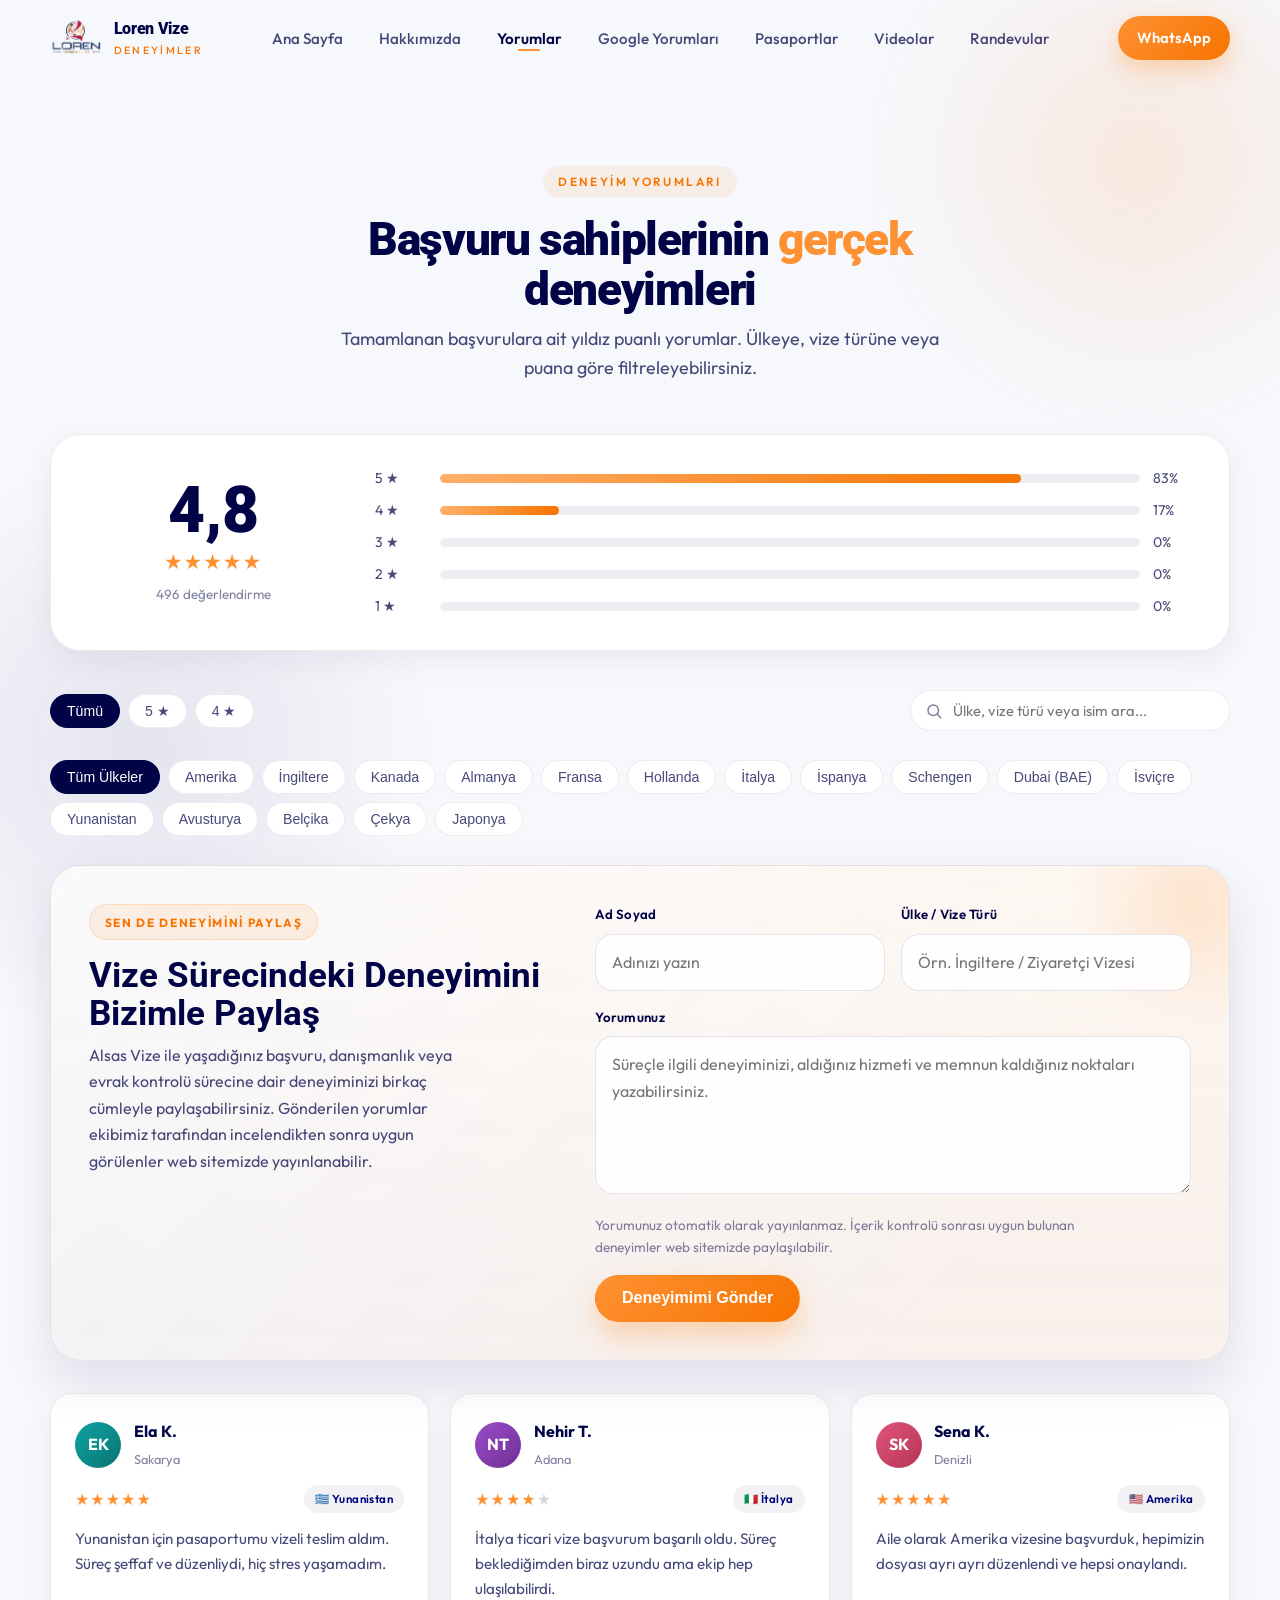
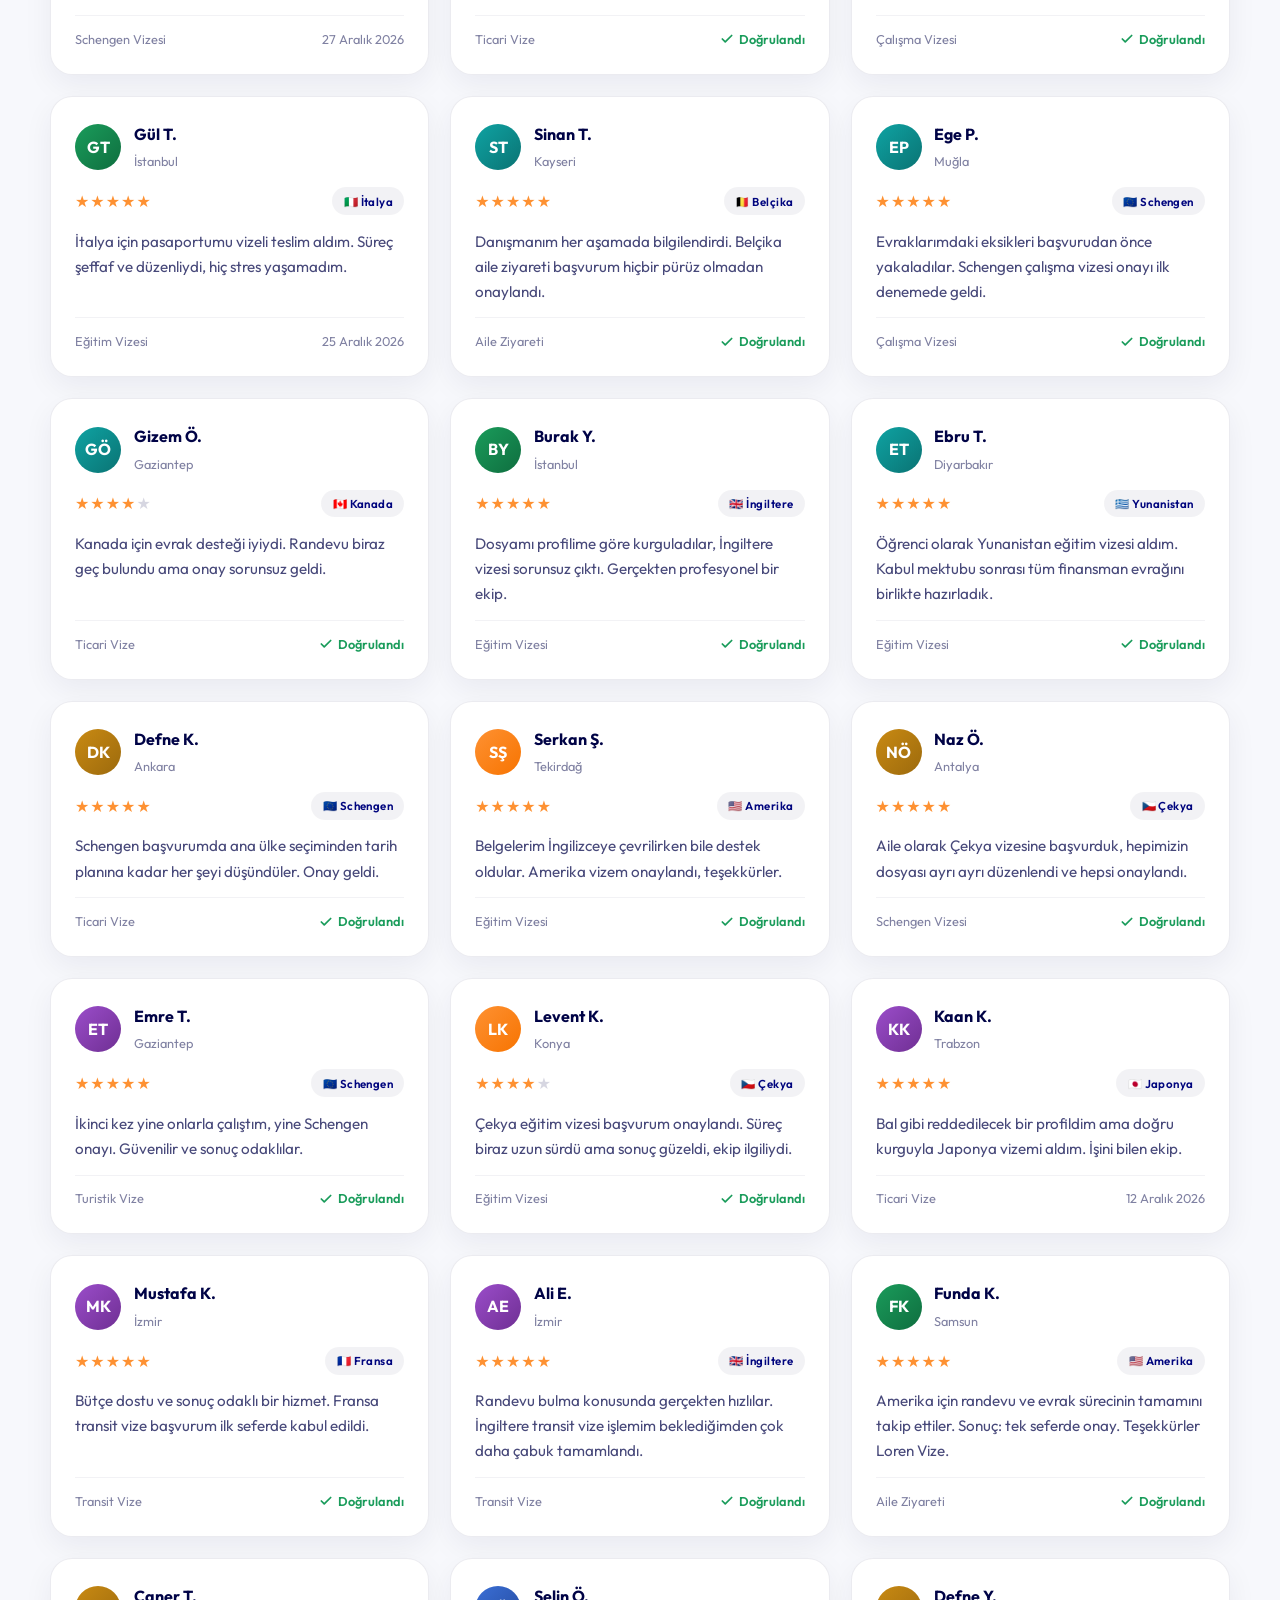
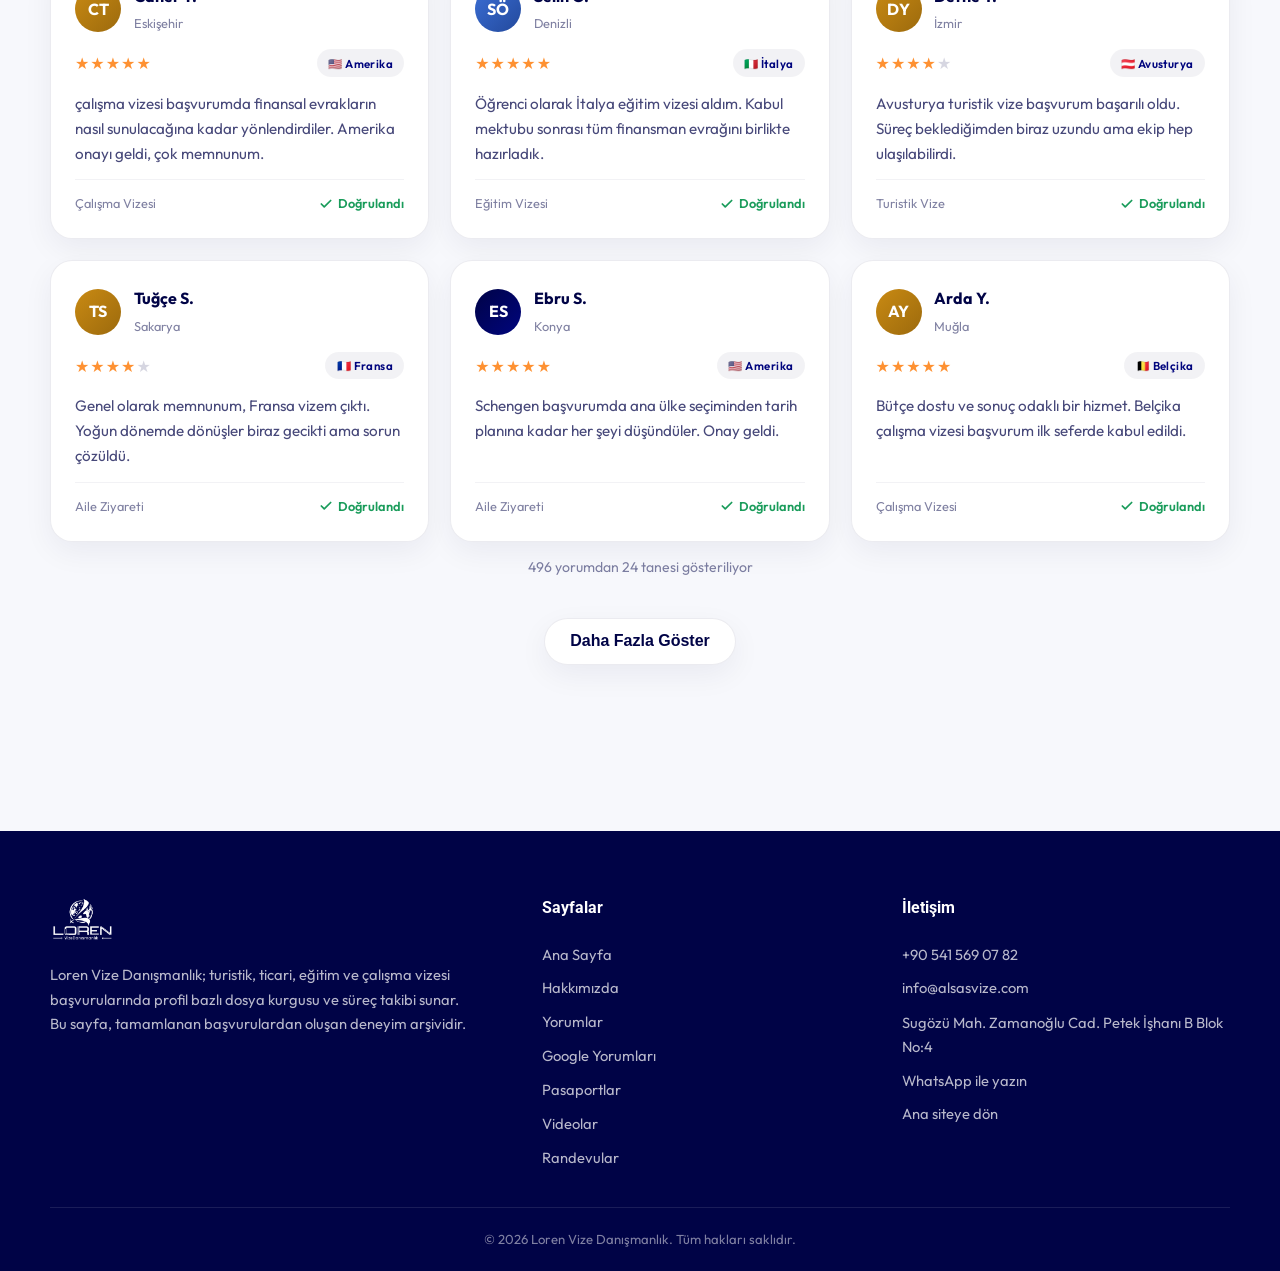
<file: yorumlar.html>
<!doctype html>
<html lang="tr">
  <head>
    <meta charset="UTF-8" />
    <meta name="viewport" content="width=device-width, initial-scale=1.0" />
    <title>Yorumlar | Loren Vize Deneyimler</title>
    <meta
      name="description"
      content="Loren Vize Danışmanlık ile başvuru yapan kişilerin yıldız puanlı deneyim yorumları."
    />
    <meta name="robots" content="index,follow" />
    <link rel="canonical" href="https://www.xn--lorenvizedanmanlk-nvce92g.com/yorumlar.html" />
    <link rel="icon" href="logo.png" />
    <link rel="preconnect" href="https://fonts.googleapis.com" />
    <link rel="preconnect" href="https://fonts.gstatic.com" crossorigin />
    <link
      href="https://fonts.googleapis.com/css2?family=Outfit:wght@300;400;500;600;700&family=Roboto:wght@500;700;900&display=swap"
      rel="stylesheet"
    />
    <link rel="stylesheet" href="assets/site.css" />
  </head>
  <body>
    <div id="header-mount"></div>

    <main>
      <section class="section">
        <div class="container">
          <div class="section-head">
            <span class="eyebrow" data-reveal>Deneyim Yorumları</span>
            <h2 class="section-title" data-reveal data-delay="1">
              Başvuru sahiplerinin <em>gerçek</em> deneyimleri
            </h2>
            <p class="section-sub" data-reveal data-delay="2">
              Tamamlanan başvurulara ait yıldız puanlı yorumlar. Ülkeye, vize
              türüne veya puana göre filtreleyebilirsiniz.
            </p>
          </div>

          <!-- Puan özeti -->
          <div class="rating-overview" data-reveal>
            <div class="rating-score">
              <div class="big" id="avgScore">4.9</div>
              <div class="stars" id="avgStars">★★★★★</div>
              <small><span id="totalCount">496</span> değerlendirme</small>
            </div>
            <div class="rating-bars" id="ratingBars"></div>
          </div>

          <!-- Araç çubuğu -->
          <div class="review-toolbar" data-reveal>
            <div class="filter-pills" id="starPills">
              <button class="pill active" data-star="all">Tümü</button>
              <button class="pill" data-star="5">5 ★</button>
              <button class="pill" data-star="4">4 ★</button>
            </div>
            <div class="search-box">
              <svg viewBox="0 0 24 24" fill="none"><circle cx="11" cy="11" r="7" stroke="currentColor" stroke-width="2"/><path d="M21 21l-4-4" stroke="currentColor" stroke-width="2" stroke-linecap="round"/></svg>
              <input type="search" id="reviewSearch" placeholder="Ülke, vize türü veya isim ara..." />
            </div>
          </div>

          <!-- Ülke filtresi -->
          <div class="filter-pills" id="countryPills" style="margin-bottom:1.8rem"></div>
          
          <div class="review-form-card" data-reveal>
            <div class="review-form-copy">
              <span class="review-form-badge">SEN DE DENEYİMİNİ PAYLAŞ</span>
              <h3>Vize Sürecindeki Deneyimini Bizimle Paylaş</h3>
              <p>
                Alsas Vize ile yaşadığınız başvuru, danışmanlık veya evrak
                kontrolü sürecine dair deneyiminizi birkaç cümleyle
                paylaşabilirsiniz. Gönderilen yorumlar ekibimiz tarafından
                incelendikten sonra uygun görülenler web sitemizde
                yayınlanabilir.
              </p>
            </div>

            <form class="review-form" id="reviewPromptForm">
              <div class="review-form-grid">
                <div class="field">
                  <label for="reviewerName">Ad Soyad</label>
                  <input id="reviewerName" name="name" type="text" placeholder="Adınızı yazın" />
                </div>
                <div class="field">
                  <label for="reviewerTopic">Ülke / Vize Türü</label>
                  <input
                    id="reviewerTopic"
                    name="topic"
                    type="text"
                    placeholder="Örn. İngiltere / Ziyaretçi Vizesi"
                  />
                </div>
              </div>

              <div class="field">
                <label for="reviewerText">Yorumunuz</label>
                <textarea
                  id="reviewerText"
                  name="text"
                  placeholder="Süreçle ilgili deneyiminizi, aldığınız hizmeti ve memnun kaldığınız noktaları yazabilirsiniz."
                ></textarea>
              </div>

              <div class="review-form-actions">
                <p class="review-form-note">
                  Yorumunuz otomatik olarak yayınlanmaz. İçerik kontrolü sonrası
                  uygun bulunan deneyimler web sitemizde paylaşılabilir.
                </p>
                <button class="btn btn-primary" type="submit">
                  Deneyimimi Gönder
                </button>
              </div>
            </form>

            <div class="review-toast" id="reviewToast" aria-live="polite" aria-hidden="true">
              <div class="review-toast-icon" id="reviewToastIcon">
                <svg viewBox="0 0 24 24" fill="none" aria-hidden="true">
                  <path d="M20 6 9 17l-5-5" stroke="currentColor" stroke-width="2.4" stroke-linecap="round" stroke-linejoin="round" />
                </svg>
              </div>
              <div class="review-toast-copy">
                <strong id="reviewToastTitle">Deneyiminiz alındı</strong>
                <p id="reviewToastMessage">İçeriğiniz inceleme için sıraya alındı.</p>
              </div>
              <button class="review-toast-close" id="reviewToastClose" type="button" aria-label="Bildirimi kapat">
                <svg viewBox="0 0 24 24" fill="none" aria-hidden="true">
                  <path d="m6 6 12 12M18 6 6 18" stroke="currentColor" stroke-width="2" stroke-linecap="round" />
                </svg>
              </button>
            </div>
          </div>

          <div class="reviews-grid" id="reviewsGrid"></div>
          <p class="muted-count" id="resultCount"></p>

          <div class="load-more-wrap">
            <button class="btn btn-ghost" id="loadMore">Daha Fazla Göster</button>
          </div>
        </div>
      </section>
    </main>

    <div id="footer-mount"></div>

    <script src="assets/reviews.js"></script>
    <script src="assets/site.js"></script>
    <script>
      document.addEventListener("loren:ready", function () {
        var ALL = window.LOREN_REVIEWS || [];
        var PAGE = 24;
        var shown = PAGE;
        var filterStar = "all";
        var filterCountry = "all";
        var query = "";

        var grid = document.getElementById("reviewsGrid");
        var loadMore = document.getElementById("loadMore");
        var resultCount = document.getElementById("resultCount");

        // Puan dağılımı
        var dist = { 5: 0, 4: 0, 3: 0, 2: 0, 1: 0 };
        ALL.forEach(function (r) {
          dist[r.rating]++;
        });
        var total = ALL.length;
        var avg =
          ALL.reduce(function (s, r) {
            return s + r.rating;
          }, 0) / (total || 1);
        document.getElementById("avgScore").textContent = avg
          .toFixed(1)
          .replace(".", ",");
        document.getElementById("avgStars").innerHTML = window.LorenUtil.stars(
          Math.round(avg)
        ).replace('<span class="stars"', "<span");
        document.getElementById("totalCount").textContent = total;

        var barsHtml = "";
        [5, 4, 3, 2, 1].forEach(function (star) {
          var pct = total ? Math.round((dist[star] / total) * 100) : 0;
          barsHtml +=
            '<div class="rating-bar"><span>' +
            star +
            ' ★</span><div class="bar-track"><div class="bar-fill" data-pct="' +
            pct +
            '"></div></div><span>' +
            pct +
            "%</span></div>";
        });
        document.getElementById("ratingBars").innerHTML = barsHtml;
        setTimeout(function () {
          document.querySelectorAll(".bar-fill").forEach(function (b) {
            b.style.width = b.getAttribute("data-pct") + "%";
          });
        }, 200);

        // Ülke filtresi pill'leri
        var countries = (window.LOREN_REVIEW_COUNTRIES || []).map(function (c) {
          return c.name;
        });
        var cpHtml =
          '<button class="pill active" data-country="all">Tüm Ülkeler</button>';
        countries.forEach(function (c) {
          cpHtml += '<button class="pill" data-country="' + c + '">' + c + "</button>";
        });
        document.getElementById("countryPills").innerHTML = cpHtml;

        function escapeHtml(s) {
          return s.replace(/[&<>"]/g, function (m) {
            return { "&": "&amp;", "<": "&lt;", ">": "&gt;", '"': "&quot;" }[m];
          });
        }

        function cardHtml(r) {
          return (
            '<article class="review-card">' +
            '<div class="review-head">' +
            '<div class="review-ava" style="background:linear-gradient(135deg,' +
            r.color[0] +
            "," +
            r.color[1] +
            ')">' +
            r.initials +
            "</div>" +
            '<div class="review-who"><b>' +
            escapeHtml(r.name) +
            "</b><small>" +
            r.city +
            "</small></div>" +
            "</div>" +
            '<div class="review-meta">' +
            window.LorenUtil.stars(r.rating) +
            '<span class="review-tag">' +
            r.flag +
            " " +
            r.country +
            "</span></div>" +
            '<p class="review-text">' +
            escapeHtml(r.text) +
            "</p>" +
            '<div class="review-foot"><span>' +
            r.visa +
            "</span>" +
            (r.verified
              ? '<span class="verified"><svg viewBox="0 0 24 24" fill="none"><path d="M20 6L9 17l-5-5" stroke="currentColor" stroke-width="3" stroke-linecap="round" stroke-linejoin="round"/></svg>Doğrulandı</span>'
              : "<span>" + r.date + "</span>") +
            "</div>" +
            "</article>"
          );
        }

        function filtered() {
          return ALL.filter(function (r) {
            if (filterStar !== "all" && r.rating !== parseInt(filterStar, 10))
              return false;
            if (filterCountry !== "all" && r.country !== filterCountry) return false;
            if (query) {
              var hay = (
                r.name +
                " " +
                r.country +
                " " +
                r.visa +
                " " +
                r.city +
                " " +
                r.text
              ).toLowerCase();
              if (hay.indexOf(query) === -1) return false;
            }
            return true;
          });
        }

        function render() {
          var list = filtered();
          var slice = list.slice(0, shown);
          grid.innerHTML = slice.map(cardHtml).join("");
          resultCount.textContent =
            list.length + " yorumdan " + slice.length + " tanesi gösteriliyor";
          loadMore.style.display = shown >= list.length ? "none" : "inline-flex";
        }

        loadMore.addEventListener("click", function () {
          shown += PAGE;
          render();
        });

        document.getElementById("starPills").addEventListener("click", function (e) {
          var btn = e.target.closest(".pill");
          if (!btn) return;
          this.querySelectorAll(".pill").forEach(function (p) {
            p.classList.remove("active");
          });
          btn.classList.add("active");
          filterStar = btn.getAttribute("data-star");
          shown = PAGE;
          render();
        });

        document
          .getElementById("countryPills")
          .addEventListener("click", function (e) {
            var btn = e.target.closest(".pill");
            if (!btn) return;
            this.querySelectorAll(".pill").forEach(function (p) {
              p.classList.remove("active");
            });
            btn.classList.add("active");
            filterCountry = btn.getAttribute("data-country");
            shown = PAGE;
            render();
          });

        var searchTimer;
        document
          .getElementById("reviewSearch")
          .addEventListener("input", function (e) {
            clearTimeout(searchTimer);
            var val = e.target.value.toLowerCase().trim();
            searchTimer = setTimeout(function () {
              query = val;
              shown = PAGE;
              render();
            }, 180);
          });
        
        var reviewForm = document.getElementById("reviewPromptForm");
        var reviewToast = document.getElementById("reviewToast");
        var reviewToastTitle = document.getElementById("reviewToastTitle");
        var reviewToastMessage = document.getElementById("reviewToastMessage");
        var reviewToastClose = document.getElementById("reviewToastClose");
        var reviewToastTimer;

        function showReviewToast(kind, title, message) {
          if (!reviewToast || !reviewToastTitle || !reviewToastMessage) return;

          reviewToast.classList.remove("is-success", "is-error", "is-visible");
          reviewToast.classList.add(kind === "error" ? "is-error" : "is-success");

          reviewToastTitle.textContent = title;
          reviewToastMessage.textContent = message;
          reviewToast.setAttribute("aria-hidden", "false");

          window.clearTimeout(reviewToastTimer);

          window.requestAnimationFrame(function () {
            reviewToast.classList.add("is-visible");
          });

          reviewToastTimer = window.setTimeout(function () {
            reviewToast.classList.remove("is-visible");
            reviewToast.setAttribute("aria-hidden", "true");
          }, 4200);
        }

        if (reviewToastClose) {
          reviewToastClose.addEventListener("click", function () {
            window.clearTimeout(reviewToastTimer);
            reviewToast.classList.remove("is-visible");
            reviewToast.setAttribute("aria-hidden", "true");
          });
        }

        if (reviewForm) {
          reviewForm.addEventListener("submit", function (e) {
            e.preventDefault();

            var reviewerName = document.getElementById("reviewerName");
            var reviewerText = document.getElementById("reviewerText");

            if (!reviewerName.value.trim() || !reviewerText.value.trim()) {
              showReviewToast(
                "error",
                "Eksik bilgi var",
                "Lütfen adınızı ve deneyiminizi yazın."
              );
              return;
            }

            showReviewToast(
              "success",
              "Deneyiminiz incelemeye alındı",
              "Teşekkürler. İçerik kontrolü sonrası uygun bulunan deneyimler web sitemizde paylaşılabilir."
            );
            reviewForm.reset();
          });
        }

        render();
      });
    </script>
  </body>
</html>
</file>
<file: assets/site.css>
/* ============================================================
   Loren Vize Deneyimler — paylaşımlı stil
   Renk paleti vize360 temasından alınmıştır.
   ============================================================ */
:root {
  --navy: #000346;
  --navy-light: #00057e;
  --navy-dark: #00010e;
  --orange: #fe9132;
  --orange-light: #feaf6a;
  --orange-dark: #f77401;

  --ink: #0a0d2c;
  --ink-soft: rgba(0, 3, 70, 0.72);
  --ink-faint: rgba(0, 3, 70, 0.5);
  --line: rgba(0, 3, 70, 0.08);
  --line-soft: rgba(0, 3, 70, 0.05);

  --bg: #f7f8fc;
  --surface: #ffffff;
  --shadow-sm: 0 10px 30px rgba(0, 3, 70, 0.06);
  --shadow-md: 0 22px 50px rgba(0, 3, 70, 0.1);
  --shadow-lg: 0 40px 90px rgba(0, 3, 70, 0.14);

  --radius: 22px;
  --radius-lg: 30px;
  --maxw: 1180px;

  --header-h: 76px;
  --ease: cubic-bezier(0.22, 1, 0.36, 1);
}

* {
  box-sizing: border-box;
}

html {
  scroll-behavior: smooth;
}

body {
  margin: 0;
  font-family: "Outfit", system-ui, -apple-system, sans-serif;
  color: var(--ink);
  background: var(--bg);
  line-height: 1.65;
  overflow-x: hidden;
  -webkit-font-smoothing: antialiased;
}

img {
  max-width: 100%;
  display: block;
}

a {
  color: inherit;
  text-decoration: none;
}

.container {
  width: min(100% - 2.5rem, var(--maxw));
  margin-inline: auto;
}

/* Decorative background blobs */
body::before,
body::after {
  content: "";
  position: fixed;
  z-index: -1;
  border-radius: 50%;
  filter: blur(14px);
  pointer-events: none;
}
body::before {
  top: -12vh;
  right: -10vw;
  width: 42vw;
  height: 42vw;
  min-width: 360px;
  min-height: 360px;
  background: radial-gradient(circle, rgba(254, 145, 50, 0.14), transparent 70%);
}
body::after {
  bottom: -16vh;
  left: -12vw;
  width: 46vw;
  height: 46vw;
  min-width: 380px;
  min-height: 380px;
  background: radial-gradient(circle, rgba(0, 3, 70, 0.08), transparent 70%);
}

/* ============================================================
   Header / Nav
   ============================================================ */
.site-header {
  position: sticky;
  top: 0;
  z-index: 50;
  transition: background 0.4s var(--ease), box-shadow 0.4s var(--ease),
    backdrop-filter 0.4s var(--ease);
}
.site-header.scrolled {
  background: rgba(255, 255, 255, 0.82);
  backdrop-filter: blur(16px);
  box-shadow: 0 1px 0 var(--line), 0 14px 30px rgba(0, 3, 70, 0.06);
}
.nav {
  height: var(--header-h);
  display: flex;
  align-items: center;
  justify-content: space-between;
  gap: 1rem;
}
.nav-brand {
  display: flex;
  align-items: center;
  gap: 0.7rem;
  font-family: "Roboto", sans-serif;
  font-weight: 900;
  letter-spacing: -0.02em;
  color: var(--navy);
}
.nav-brand img {
  height: 42px;
  width: auto;
}
.nav-brand small {
  display: block;
  font-family: "Outfit", sans-serif;
  font-weight: 500;
  font-size: 0.66rem;
  letter-spacing: 0.22em;
  color: var(--orange-dark);
}
.nav-links {
  display: flex;
  align-items: center;
  gap: 0.35rem;
  list-style: none;
  margin: 0;
  padding: 0;
}
.nav-links a {
  position: relative;
  padding: 0.55rem 0.95rem;
  border-radius: 999px;
  font-size: 0.95rem;
  font-weight: 500;
  color: var(--ink-soft);
  transition: color 0.25s var(--ease), background 0.25s var(--ease);
}
.nav-links a::after {
  content: "";
  position: absolute;
  left: 50%;
  bottom: 0.32rem;
  width: 0;
  height: 2px;
  border-radius: 2px;
  background: var(--orange);
  transform: translateX(-50%);
  transition: width 0.3s var(--ease);
}
.nav-links a:hover {
  color: var(--navy);
  background: rgba(0, 3, 70, 0.04);
}
.nav-links a.active {
  color: var(--navy);
  font-weight: 600;
}
.nav-links a.active::after {
  width: 22px;
}
.nav-cta {
  display: inline-flex;
  align-items: center;
  gap: 0.45rem;
  padding: 0.6rem 1.2rem;
  border-radius: 999px;
  font-weight: 600;
  font-size: 0.92rem;
  color: #fff;
  background: linear-gradient(135deg, var(--orange), var(--orange-dark));
  box-shadow: 0 10px 24px rgba(254, 145, 50, 0.35);
  transition: transform 0.25s var(--ease), box-shadow 0.25s var(--ease);
}
.nav-cta:hover {
  transform: translateY(-2px);
  box-shadow: 0 16px 32px rgba(254, 145, 50, 0.45);
}
.nav-toggle {
  display: none;
  width: 44px;
  height: 44px;
  border: 1px solid var(--line);
  border-radius: 12px;
  background: #fff;
  cursor: pointer;
  flex-direction: column;
  align-items: center;
  justify-content: center;
  gap: 5px;
}
.nav-toggle span {
  width: 20px;
  height: 2px;
  background: var(--navy);
  border-radius: 2px;
  transition: transform 0.3s var(--ease), opacity 0.3s var(--ease);
}

/* ============================================================
   Section helpers
   ============================================================ */
.section {
  padding: clamp(3rem, 7vw, 6rem) 0;
}
.section-head {
  max-width: 640px;
  margin: 0 auto clamp(2rem, 4vw, 3.2rem);
  text-align: center;
}
.eyebrow {
  display: inline-flex;
  align-items: center;
  gap: 0.5rem;
  padding: 0.4rem 0.95rem;
  border-radius: 999px;
  background: rgba(254, 145, 50, 0.1);
  color: var(--orange-dark);
  font-size: 0.74rem;
  font-weight: 600;
  letter-spacing: 0.2em;
  text-transform: uppercase;
}
.section-title {
  margin: 1rem 0 0.6rem;
  font-family: "Roboto", sans-serif;
  font-weight: 900;
  letter-spacing: -0.03em;
  line-height: 1.08;
  font-size: clamp(1.8rem, 4vw, 2.9rem);
  color: var(--navy);
}
.section-title em {
  font-style: normal;
  color: var(--orange);
}
.section-sub {
  margin: 0;
  color: var(--ink-soft);
  font-size: clamp(1rem, 1.6vw, 1.12rem);
}

/* ============================================================
   Buttons
   ============================================================ */
.btn {
  display: inline-flex;
  align-items: center;
  gap: 0.55rem;
  padding: 0.85rem 1.6rem;
  border-radius: 999px;
  font-weight: 600;
  font-size: 1rem;
  cursor: pointer;
  border: 1px solid transparent;
  transition: transform 0.25s var(--ease), box-shadow 0.25s var(--ease),
    background 0.25s var(--ease), color 0.25s var(--ease);
}
.btn-primary {
  color: #fff;
  background: linear-gradient(135deg, var(--orange), var(--orange-dark));
  box-shadow: 0 14px 30px rgba(254, 145, 50, 0.35);
}
.btn-primary:hover {
  transform: translateY(-3px);
  box-shadow: 0 20px 40px rgba(254, 145, 50, 0.45);
}
.btn-ghost {
  color: var(--navy);
  background: #fff;
  border-color: var(--line);
  box-shadow: var(--shadow-sm);
}
.btn-ghost:hover {
  transform: translateY(-3px);
  box-shadow: var(--shadow-md);
}

/* ============================================================
   Hero
   ============================================================ */
.hero {
  position: relative;
  padding: clamp(3rem, 8vw, 6.5rem) 0 clamp(2.5rem, 6vw, 4.5rem);
}
.hero-grid {
  display: grid;
  grid-template-columns: 1.1fr 0.9fr;
  gap: clamp(2rem, 5vw, 4rem);
  align-items: center;
}
.hero h1 {
  font-family: "Roboto", sans-serif;
  font-weight: 900;
  letter-spacing: -0.035em;
  line-height: 1.04;
  font-size: clamp(2.3rem, 5.4vw, 4rem);
  color: var(--navy);
  margin: 1.1rem 0 1.1rem;
}
.hero h1 em {
  font-style: normal;
  position: relative;
  color: var(--orange);
  white-space: nowrap;
}
.hero h1 em::after {
  content: "";
  position: absolute;
  left: 0;
  right: 0;
  bottom: 0.05em;
  height: 0.28em;
  background: rgba(254, 145, 50, 0.18);
  border-radius: 4px;
  z-index: -1;
}
.hero p.lead {
  font-size: clamp(1.05rem, 1.8vw, 1.22rem);
  color: var(--ink-soft);
  max-width: 34rem;
}
.hero-actions {
  display: flex;
  flex-wrap: wrap;
  gap: 0.9rem;
  margin-top: 1.8rem;
}
.hero-trust {
  display: flex;
  align-items: center;
  gap: 1.4rem;
  margin-top: 2.2rem;
  flex-wrap: wrap;
}
.hero-trust .stars {
  font-size: 1.1rem;
}
.hero-trust strong {
  color: var(--navy);
}
.avatars {
  display: flex;
}
.avatars span {
  width: 38px;
  height: 38px;
  border-radius: 50%;
  border: 2px solid #fff;
  margin-left: -12px;
  display: grid;
  place-items: center;
  font-size: 0.82rem;
  font-weight: 700;
  color: #fff;
  background: linear-gradient(135deg, var(--navy-light), var(--navy));
  box-shadow: var(--shadow-sm);
}
.avatars span:first-child {
  margin-left: 0;
}

/* Hero visual card stack */
.hero-visual {
  position: relative;
  min-height: 420px;
}
.float-card {
  position: absolute;
  background: var(--surface);
  border: 1px solid var(--line);
  border-radius: var(--radius);
  box-shadow: var(--shadow-lg);
  padding: 1.1rem 1.2rem;
}
.float-card--main {
  inset: 0 0 auto 0;
  margin: 0 auto;
  width: 86%;
  top: 30px;
  z-index: 2;
}
.float-card--badge {
  top: -10px;
  right: 0;
  display: flex;
  align-items: center;
  gap: 0.7rem;
  z-index: 3;
  animation: floaty 5s ease-in-out infinite;
}
.float-card--mini {
  bottom: 0;
  left: 0;
  z-index: 3;
  display: flex;
  align-items: center;
  gap: 0.7rem;
  animation: floaty 6s ease-in-out infinite reverse;
}
.float-card .rev-top {
  display: flex;
  align-items: center;
  gap: 0.7rem;
  margin-bottom: 0.7rem;
}
.float-card .ava {
  width: 42px;
  height: 42px;
  border-radius: 50%;
  background: linear-gradient(135deg, var(--orange), var(--orange-dark));
  color: #fff;
  display: grid;
  place-items: center;
  font-weight: 700;
}
.float-card .who b {
  display: block;
  color: var(--navy);
  font-size: 0.95rem;
}
.float-card .who small {
  color: var(--ink-faint);
  font-size: 0.78rem;
}
.float-card p {
  margin: 0;
  font-size: 0.9rem;
  color: var(--ink-soft);
}
.badge-ring {
  width: 46px;
  height: 46px;
  border-radius: 50%;
  display: grid;
  place-items: center;
  background: rgba(254, 145, 50, 0.12);
  color: var(--orange-dark);
  font-weight: 800;
}

@keyframes floaty {
  0%,
  100% {
    transform: translateY(0);
  }
  50% {
    transform: translateY(-12px);
  }
}

/* ============================================================
   Stats strip
   ============================================================ */
.stats {
  display: grid;
  grid-template-columns: repeat(4, 1fr);
  gap: 1rem;
}
.stat-card {
  background: var(--surface);
  border: 1px solid var(--line);
  border-radius: var(--radius);
  padding: 1.6rem 1.4rem;
  text-align: center;
  box-shadow: var(--shadow-sm);
  transition: transform 0.3s var(--ease), box-shadow 0.3s var(--ease);
}
.stat-card:hover {
  transform: translateY(-6px);
  box-shadow: var(--shadow-md);
}
.stat-num {
  font-family: "Roboto", sans-serif;
  font-weight: 900;
  font-size: clamp(1.9rem, 4vw, 2.7rem);
  color: var(--navy);
  line-height: 1;
}
.stat-num em {
  font-style: normal;
  color: var(--orange);
}
.stat-label {
  margin-top: 0.5rem;
  color: var(--ink-soft);
  font-size: 0.95rem;
}

/* ============================================================
   Feature / quicklink cards
   ============================================================ */
.cards {
  display: grid;
  grid-template-columns: repeat(auto-fit, minmax(250px, 1fr));
  gap: 1.4rem;
}
.feature-card {
  position: relative;
  background: var(--surface);
  border: 1px solid var(--line);
  border-radius: var(--radius-lg);
  padding: 2rem 1.8rem;
  overflow: hidden;
  box-shadow: var(--shadow-sm);
  transition: transform 0.35s var(--ease), box-shadow 0.35s var(--ease);
}
.feature-card::before {
  content: "";
  position: absolute;
  inset: 0;
  background: linear-gradient(160deg, rgba(254, 145, 50, 0.08), transparent 55%);
  opacity: 0;
  transition: opacity 0.35s var(--ease);
}
.feature-card:hover {
  transform: translateY(-8px);
  box-shadow: var(--shadow-lg);
}
.feature-card:hover::before {
  opacity: 1;
}
.feature-icon {
  position: relative;
  width: 58px;
  height: 58px;
  border-radius: 18px;
  display: grid;
  place-items: center;
  background: linear-gradient(135deg, rgba(0, 3, 70, 0.06), rgba(254, 145, 50, 0.12));
  color: var(--orange-dark);
  margin-bottom: 1.1rem;
}
.feature-icon svg {
  width: 28px;
  height: 28px;
}
.feature-card h3 {
  position: relative;
  margin: 0 0 0.5rem;
  font-family: "Roboto", sans-serif;
  font-size: 1.25rem;
  color: var(--navy);
}
.feature-card p {
  position: relative;
  margin: 0 0 1.2rem;
  color: var(--ink-soft);
  font-size: 0.96rem;
}
.feature-link {
  position: relative;
  display: inline-flex;
  align-items: center;
  gap: 0.4rem;
  font-weight: 600;
  color: var(--orange-dark);
  transition: gap 0.25s var(--ease);
}
.feature-card:hover .feature-link {
  gap: 0.75rem;
}

/* ============================================================
   Marquee
   ============================================================ */
.marquee {
  overflow: hidden;
  -webkit-mask-image: linear-gradient(90deg, transparent, #000 12%, #000 88%, transparent);
  mask-image: linear-gradient(90deg, transparent, #000 12%, #000 88%, transparent);
}
.marquee-track {
  display: flex;
  gap: 2.6rem;
  width: max-content;
  animation: marquee 32s linear infinite;
}
.marquee:hover .marquee-track {
  animation-play-state: paused;
}
.marquee-track span {
  font-family: "Roboto", sans-serif;
  font-weight: 700;
  font-size: 1.15rem;
  color: var(--ink-faint);
  white-space: nowrap;
  display: inline-flex;
  align-items: center;
  gap: 0.6rem;
}
.marquee-track span::before {
  content: "";
  width: 7px;
  height: 7px;
  border-radius: 50%;
  background: var(--orange);
}
@keyframes marquee {
  to {
    transform: translateX(-50%);
  }
}

/* ============================================================
   Reviews
   ============================================================ */
.stars {
  color: var(--orange);
  letter-spacing: 1px;
  font-size: 1rem;
  line-height: 1;
}
.stars .empty {
  color: rgba(0, 3, 70, 0.16);
}

.rating-overview {
  display: grid;
  grid-template-columns: 260px 1fr;
  gap: 2rem;
  align-items: center;
  background: var(--surface);
  border: 1px solid var(--line);
  border-radius: var(--radius-lg);
  padding: 2rem;
  box-shadow: var(--shadow-sm);
  margin-bottom: 2.4rem;
}
.rating-score {
  text-align: center;
}
.rating-score .big {
  font-family: "Roboto", sans-serif;
  font-weight: 900;
  font-size: 4rem;
  line-height: 1;
  color: var(--navy);
}
.rating-score .stars {
  font-size: 1.3rem;
  margin: 0.5rem 0;
}
.rating-score small {
  color: var(--ink-faint);
}
.rating-bars {
  display: grid;
  gap: 0.55rem;
}
.rating-bar {
  display: grid;
  grid-template-columns: 52px 1fr 44px;
  align-items: center;
  gap: 0.8rem;
  font-size: 0.88rem;
  color: var(--ink-soft);
}
.bar-track {
  height: 9px;
  border-radius: 999px;
  background: rgba(0, 3, 70, 0.07);
  overflow: hidden;
}
.bar-fill {
  height: 100%;
  border-radius: 999px;
  background: linear-gradient(90deg, var(--orange-light), var(--orange-dark));
  width: 0;
  transition: width 1.1s var(--ease);
}

.review-toolbar {
  display: flex;
  flex-wrap: wrap;
  gap: 0.7rem;
  align-items: center;
  justify-content: space-between;
  margin-bottom: 1.8rem;
}
.filter-pills {
  display: flex;
  flex-wrap: wrap;
  gap: 0.5rem;
}
.pill {
  padding: 0.5rem 1rem;
  border-radius: 999px;
  border: 1px solid var(--line);
  background: #fff;
  color: var(--ink-soft);
  font-size: 0.88rem;
  font-weight: 500;
  cursor: pointer;
  transition: all 0.25s var(--ease);
}
.pill:hover {
  border-color: var(--orange-light);
  color: var(--navy);
}
.pill.active {
  background: var(--navy);
  border-color: var(--navy);
  color: #fff;
}
.search-box {
  position: relative;
  flex: 1;
  min-width: 220px;
  max-width: 320px;
}
.search-box input {
  width: 100%;
  padding: 0.65rem 1rem 0.65rem 2.6rem;
  border-radius: 999px;
  border: 1px solid var(--line);
  background: #fff;
  font-family: inherit;
  font-size: 0.92rem;
  color: var(--ink);
  outline: none;
  transition: border-color 0.25s var(--ease), box-shadow 0.25s var(--ease);
}
.search-box input:focus {
  border-color: var(--orange);
  box-shadow: 0 0 0 4px rgba(254, 145, 50, 0.12);
}
.search-box svg {
  position: absolute;
  left: 0.95rem;
  top: 50%;
  transform: translateY(-50%);
  width: 18px;
  height: 18px;
  color: var(--ink-faint);
}

.reviews-grid {
  display: grid;
  grid-template-columns: repeat(auto-fill, minmax(320px, 1fr));
  gap: 1.3rem;
}
.review-card {
  background: var(--surface);
  border: 1px solid var(--line);
  border-radius: var(--radius);
  padding: 1.5rem;
  box-shadow: var(--shadow-sm);
  transition: transform 0.3s var(--ease), box-shadow 0.3s var(--ease);
  display: flex;
  flex-direction: column;
  gap: 0.85rem;
}
.review-card:hover {
  transform: translateY(-5px);
  box-shadow: var(--shadow-md);
}
.review-head {
  display: flex;
  align-items: center;
  gap: 0.8rem;
}
.review-ava {
  width: 46px;
  height: 46px;
  border-radius: 50%;
  flex: 0 0 auto;
  display: grid;
  place-items: center;
  color: #fff;
  font-weight: 700;
  font-size: 1rem;
}
.review-who b {
  display: block;
  color: var(--navy);
  font-size: 1rem;
}
.review-who small {
  color: var(--ink-faint);
  font-size: 0.8rem;
}
.review-meta {
  display: flex;
  align-items: center;
  justify-content: space-between;
  gap: 0.5rem;
}
.review-tag {
  font-size: 0.72rem;
  font-weight: 600;
  letter-spacing: 0.04em;
  padding: 0.28rem 0.7rem;
  border-radius: 999px;
  background: rgba(0, 3, 70, 0.05);
  color: var(--navy-light);
}
.review-text {
  margin: 0;
  color: var(--ink-soft);
  font-size: 0.95rem;
  flex: 1;
}
.review-foot {
  display: flex;
  align-items: center;
  justify-content: space-between;
  border-top: 1px solid var(--line-soft);
  padding-top: 0.8rem;
  font-size: 0.8rem;
  color: var(--ink-faint);
}
.verified {
  display: inline-flex;
  align-items: center;
  gap: 0.32rem;
  color: #1a9c5b;
  font-weight: 600;
}
.verified svg {
  width: 14px;
  height: 14px;
}
.load-more-wrap {
  text-align: center;
  margin-top: 2.4rem;
}
.muted-count {
  text-align: center;
  margin-top: 0.9rem;
  color: var(--ink-faint);
  font-size: 0.88rem;
}

/* ============================================================
   Google reviews
   ============================================================ */
.google-summary {
  display: flex;
  align-items: center;
  gap: 1.4rem;
  flex-wrap: wrap;
  justify-content: center;
  background: var(--surface);
  border: 1px solid var(--line);
  border-radius: var(--radius-lg);
  padding: 1.8rem 2rem;
  box-shadow: var(--shadow-sm);
  margin-bottom: 2.4rem;
}
.google-logo {
  font-family: "Roboto", sans-serif;
  font-weight: 700;
  font-size: 1.5rem;
  letter-spacing: -0.02em;
}
.google-logo .b {
  color: #4285f4;
}
.google-logo .r {
  color: #ea4335;
}
.google-logo .y {
  color: #fbbc05;
}
.google-logo .g {
  color: #34a853;
}
.google-summary .divider {
  width: 1px;
  height: 46px;
  background: var(--line);
}
.google-card .review-head .gicon {
  margin-left: auto;
}
.gicon {
  width: 22px;
  height: 22px;
}

/* ============================================================
   Passports gallery
   ============================================================ */
.passport-grid {
  display: grid;
  grid-template-columns: repeat(auto-fill, minmax(260px, 1fr));
  gap: 1.4rem;
}
.passport-card {
  position: relative;
  border-radius: var(--radius);
  overflow: hidden;
  background: var(--surface);
  border: 1px solid var(--line);
  box-shadow: var(--shadow-sm);
  transition: transform 0.35s var(--ease), box-shadow 0.35s var(--ease);
}
.passport-card:hover {
  transform: translateY(-6px);
  box-shadow: var(--shadow-lg);
}
.passport-visual {
  position: relative;
  aspect-ratio: 4 / 3;
  display: grid;
  place-items: center;
  background: linear-gradient(150deg, var(--navy), var(--navy-light));
  color: #fff;
  overflow: hidden;
}
.passport-visual img {
  position: absolute;
  inset: 0;
  width: 100%;
  height: 100%;
  object-fit: cover;
}
.passport-visual::after {
  content: "";
  position: absolute;
  inset: 0;
  background: radial-gradient(circle at 30% 20%, rgba(254, 145, 50, 0.25), transparent 60%);
}
.passport-emoji {
  position: relative;
  font-size: 3.4rem;
  z-index: 1;
}
.passport-stamp {
  position: absolute;
  top: 12px;
  right: 12px;
  z-index: 2;
  transform: rotate(-12deg);
  padding: 0.35rem 0.7rem;
  border: 2px solid rgba(255, 255, 255, 0.85);
  border-radius: 8px;
  font-size: 0.7rem;
  font-weight: 800;
  letter-spacing: 0.08em;
  color: #fff;
  background: rgba(254, 145, 50, 0.25);
  text-transform: uppercase;
}
.passport-body {
  padding: 1.1rem 1.3rem 1.4rem;
}
.passport-body h3 {
  margin: 0 0 0.3rem;
  font-family: "Roboto", sans-serif;
  font-size: 1.15rem;
  color: var(--navy);
}
.passport-body p {
  margin: 0;
  color: var(--ink-soft);
  font-size: 0.9rem;
}
.passport-body .chip {
  display: inline-block;
  margin-top: 0.8rem;
  font-size: 0.74rem;
  font-weight: 600;
  padding: 0.3rem 0.7rem;
  border-radius: 999px;
  background: rgba(254, 145, 50, 0.1);
  color: var(--orange-dark);
}
.privacy-note {
  text-align: center;
  margin-top: 2rem;
  color: var(--ink-faint);
  font-size: 0.85rem;
}

/* ============================================================
   Videos
   ============================================================ */
.video-grid {
  display: grid;
  grid-template-columns: repeat(auto-fill, minmax(300px, 1fr));
  gap: 1.5rem;
}
.video-card {
  position: relative;
  border-radius: var(--radius);
  overflow: hidden;
  background: transparent;
  border: 0;
  box-shadow: var(--shadow-sm);
  transition: transform 0.35s var(--ease), box-shadow 0.35s var(--ease);
}
.video-card:hover {
  transform: translateY(-6px);
  box-shadow: var(--shadow-lg);
}
.video-frame {
  position: relative;
  width: 100%;
  aspect-ratio: 9 / 16;
  border-radius: inherit;
  background: transparent;
  overflow: hidden;
}
.video-frame video {
  position: absolute;
  inset: -1px;
  width: calc(100% + 2px);
  height: calc(100% + 2px);
  object-fit: cover;
  display: block;
  border-radius: inherit;
  transform: scale(1.015);
}
.play-btn {
  position: absolute;
  inset: 0;
  margin: auto;
  width: 68px;
  height: 68px;
  border: none;
  border-radius: 50%;
  background: rgba(255, 255, 255, 0.92);
  color: var(--orange-dark);
  display: grid;
  place-items: center;
  cursor: pointer;
  box-shadow: 0 12px 30px rgba(0, 0, 0, 0.3);
  transition: transform 0.25s var(--ease), background 0.25s var(--ease);
}
.play-btn::before {
  content: "";
  position: absolute;
  inset: -10px;
  border-radius: 50%;
  border: 2px solid rgba(255, 255, 255, 0.5);
  animation: pulse-ring 2.4s ease-out infinite;
}
.play-btn svg {
  width: 26px;
  height: 26px;
  margin-left: 3px;
}
.video-card:hover .play-btn {
  transform: scale(1.08);
}
.video-card.playing .play-btn {
  opacity: 0;
  pointer-events: none;
}
@keyframes pulse-ring {
  0% {
    transform: scale(0.9);
    opacity: 0.8;
  }
  100% {
    transform: scale(1.4);
    opacity: 0;
  }
}
.video-info {
  padding: 1rem 1.2rem 1.3rem;
}
.video-info h3 {
  margin: 0 0 0.25rem;
  font-family: "Roboto", sans-serif;
  font-size: 1.1rem;
  color: var(--navy);
}
.video-info p {
  margin: 0;
  font-size: 0.88rem;
  color: var(--ink-soft);
}

/* Lightbox */
.lightbox {
  position: fixed;
  inset: 0;
  z-index: 200;
  display: none;
  place-items: center;
  background: rgba(0, 1, 14, 0.82);
  backdrop-filter: blur(6px);
  padding: 1.5rem;
}
.lightbox.open {
  display: grid;
  animation: fade-in 0.3s var(--ease);
}
.lightbox-inner {
  position: relative;
  width: min(100%, 420px);
  border-radius: var(--radius);
  overflow: hidden;
  box-shadow: var(--shadow-lg);
}
.lightbox-inner video {
  width: 100%;
  display: block;
  background: #000;
}
.lightbox-close {
  position: absolute;
  top: -3rem;
  right: 0;
  width: 40px;
  height: 40px;
  border: none;
  border-radius: 50%;
  background: #fff;
  color: var(--navy);
  font-size: 1.3rem;
  cursor: pointer;
}
@keyframes fade-in {
  from {
    opacity: 0;
  }
  to {
    opacity: 1;
  }
}

/* ============================================================
   Randevular (appointments) + medya yorum kartları
   ============================================================ */
.appt-grid {
  display: grid;
  grid-template-columns: repeat(auto-fill, minmax(280px, 1fr));
  gap: 1.4rem;
}
.appt-card,
.result-card {
  display: flex;
  flex-direction: column;
  background: var(--surface);
  border: 1px solid var(--line);
  border-radius: var(--radius);
  overflow: hidden;
  box-shadow: var(--shadow-sm);
  transition: transform 0.35s var(--ease), box-shadow 0.35s var(--ease);
}
.appt-card:hover,
.result-card:hover {
  transform: translateY(-6px);
  box-shadow: var(--shadow-lg);
}
.appt-visual {
  position: relative;
  aspect-ratio: 4 / 5;
  background: linear-gradient(150deg, var(--navy), var(--navy-light));
  overflow: hidden;
  cursor: zoom-in;
}
.appt-visual img {
  position: absolute;
  inset: 0;
  width: 100%;
  height: 100%;
  object-fit: cover;
  object-position: top center;
  transition: transform 0.5s var(--ease);
}
.appt-card:hover .appt-visual img {
  transform: scale(1.04);
}
.appt-stamp {
  position: absolute;
  top: 12px;
  left: 12px;
  z-index: 2;
  display: inline-flex;
  align-items: center;
  gap: 0.35rem;
  padding: 0.35rem 0.7rem;
  border-radius: 999px;
  font-size: 0.7rem;
  font-weight: 800;
  letter-spacing: 0.04em;
  color: #fff;
  background: rgba(26, 156, 91, 0.92);
  text-transform: uppercase;
  box-shadow: 0 6px 16px rgba(0, 0, 0, 0.2);
}
.appt-zoom {
  position: absolute;
  bottom: 12px;
  right: 12px;
  z-index: 2;
  width: 34px;
  height: 34px;
  display: grid;
  place-items: center;
  border-radius: 50%;
  background: rgba(255, 255, 255, 0.92);
  color: var(--navy);
  opacity: 0;
  transform: scale(0.9);
  transition: opacity 0.25s var(--ease), transform 0.25s var(--ease);
}
.appt-card:hover .appt-zoom {
  opacity: 1;
  transform: scale(1);
}
.appt-zoom svg {
  width: 16px;
  height: 16px;
}
.appt-more-wrap {
  margin-top: 2rem;
}
.appt-more-visual {
  width: 58px;
  height: 58px;
  padding: 0;
  margin: 0 auto;
  justify-content: center;
  border-radius: 50%;
  pointer-events: none;
}
.appt-more-visual svg {
  width: 22px;
  height: 22px;
}

/* Pasaport sonuç kartları: video + yorum gövdesi */
.result-card.video-card {
  background: var(--surface);
  border: 1px solid var(--line);
}
.result-card .video-frame {
  border-radius: 0;
}

/* Bir medyanın altındaki ortak yorum bloğu */
.media-comment {
  padding: 1.1rem 1.2rem 1.3rem;
  display: flex;
  flex-direction: column;
  gap: 0.7rem;
}
.media-comment .review-text {
  font-size: 0.9rem;
}

/* ============================================================
   About page + review form
   ============================================================ */
.about-page {
  position: relative;
  overflow: hidden;
}

.about-hero {
  position: relative;
  overflow: hidden;
  padding: clamp(5.5rem, 11vw, 7.5rem) 0 clamp(4rem, 9vw, 6rem);
  background: linear-gradient(135deg, var(--navy) 0%, #00086d 34%, #061553 68%, var(--navy-dark) 100%);
}

.about-hero::before,
.about-hero::after {
  content: "";
  position: absolute;
  border-radius: 50%;
  pointer-events: none;
}

.about-hero::before {
  left: -8%;
  bottom: -24%;
  width: min(34rem, 58vw);
  height: min(34rem, 58vw);
  background: radial-gradient(circle, rgba(254, 145, 50, 0.24), transparent 72%);
  filter: blur(10px);
}

.about-hero::after {
  top: -22%;
  right: -6%;
  width: min(30rem, 52vw);
  height: min(30rem, 52vw);
  background: radial-gradient(circle, rgba(255, 255, 255, 0.12), transparent 70%);
  filter: blur(12px);
}

.about-hero .container,
.about-story .container,
.about-values .container,
.about-office .container,
.about-panel .container {
  position: relative;
  z-index: 1;
}

.about-hero-head {
  max-width: 760px;
}

.about-hero .section-title {
  margin-top: 0;
  color: #fff;
  font-size: clamp(2.5rem, 6vw, 4.35rem);
  line-height: 1.02;
}

.about-hero .section-sub {
  max-width: 39rem;
  margin-inline: auto;
  color: rgba(255, 255, 255, 0.78);
  font-size: clamp(1.05rem, 1.8vw, 1.18rem);
}

.about-story,
.about-values,
.about-office,
.about-panel {
  position: relative;
}

.about-story::before,
.about-values::before,
.about-office::before {
  content: "";
  position: absolute;
  border-radius: 50%;
  filter: blur(16px);
  pointer-events: none;
  z-index: 0;
}

.about-story::before {
  top: 8%;
  right: -10%;
  width: 20rem;
  height: 20rem;
  background: radial-gradient(circle, rgba(254, 145, 50, 0.14), transparent 70%);
}

.about-values::before {
  bottom: 6%;
  left: -10%;
  width: 22rem;
  height: 22rem;
  background: radial-gradient(circle, rgba(0, 3, 70, 0.08), transparent 72%);
}

.about-office::before {
  top: 14%;
  left: 50%;
  width: 28rem;
  height: 28rem;
  transform: translateX(-50%);
  background: radial-gradient(circle, rgba(254, 145, 50, 0.1), transparent 72%);
}

.about-copy {
  max-width: 840px;
  margin: 0 auto;
  text-align: center;
}

.about-copy h2 {
  margin: 0 0 1.5rem;
  font-family: "Roboto", sans-serif;
  font-weight: 900;
  font-size: clamp(2rem, 4vw, 3.1rem);
  line-height: 1.08;
  letter-spacing: -0.03em;
  color: var(--navy);
}

.about-copy p,
.about-panel p,
.about-office-copy > p {
  margin: 0 auto 1rem;
  max-width: 52rem;
  font-size: 1rem;
  color: var(--ink-soft);
}

.about-copy .closing,
.about-panel .closing {
  margin-top: 1.4rem;
  font-weight: 700;
  color: var(--navy);
}

.about-stats {
  margin-top: clamp(2rem, 4vw, 3rem);
}

.about-stats .stat-card {
  background: linear-gradient(180deg, rgba(255, 255, 255, 0.98), rgba(247, 248, 252, 0.92));
  border-color: rgba(254, 145, 50, 0.14);
  box-shadow: var(--shadow-sm);
}

.about-stats .stat-card:hover {
  box-shadow: var(--shadow-md);
}

.about-stat-value {
  font-family: "Roboto", sans-serif;
  font-weight: 900;
  font-size: clamp(2rem, 4vw, 3rem);
  line-height: 1;
  letter-spacing: -0.03em;
}

.about-stat-value--crimson {
  color: #9c2230;
}

.about-stat-value--orange {
  color: var(--orange-dark);
}

.about-panel {
  overflow: hidden;
}

.about-panel--light {
  background: linear-gradient(180deg, rgba(255, 255, 255, 0.5), transparent 18%);
}

.about-panel--alt {
  background: linear-gradient(180deg, rgba(0, 3, 70, 0.03), transparent 18%);
}

.about-panel::before {
  content: "";
  position: absolute;
  inset: clamp(1rem, 3vw, 2rem) clamp(1rem, 3vw, 2rem) auto;
  height: 1px;
  background: linear-gradient(90deg, transparent, rgba(254, 145, 50, 0.32), transparent);
}

.about-panel-inner {
  max-width: 900px;
  margin: 0 auto;
  padding: clamp(2rem, 5vw, 3.3rem);
  border-radius: var(--radius-lg);
  background: linear-gradient(180deg, rgba(255, 255, 255, 0.98), rgba(247, 248, 252, 0.92));
  border: 1px solid var(--line);
  box-shadow: var(--shadow-md);
  text-align: center;
}

.about-panel-icon {
  width: 72px;
  height: 72px;
  display: grid;
  place-items: center;
  margin: 0 auto 1.25rem;
  border-radius: 20px;
  box-shadow: inset 0 0 0 1px rgba(255, 255, 255, 0.35);
}

.about-panel-icon svg,
.about-value-icon svg,
.about-contact-icon svg,
.about-carousel-btn svg {
  width: 30px;
  height: 30px;
}

.about-panel-icon--crimson {
  background: linear-gradient(180deg, rgba(156, 34, 48, 0.16), rgba(156, 34, 48, 0.08));
  color: #9c2230;
}

.about-panel-icon--orange {
  background: linear-gradient(180deg, rgba(254, 145, 50, 0.2), rgba(254, 145, 50, 0.1));
  color: var(--orange-dark);
}

.about-panel-icon--center {
  margin-bottom: 1rem;
}

.about-panel .section-title {
  margin-top: 0;
  font-size: clamp(2rem, 4vw, 3rem);
}

.about-values-grid {
  display: grid;
  grid-template-columns: repeat(3, minmax(0, 1fr));
  gap: 1.35rem;
}

.about-value-card {
  position: relative;
  padding: 1.65rem;
  border-radius: var(--radius);
  background: linear-gradient(180deg, rgba(255, 255, 255, 0.98), rgba(247, 248, 252, 0.92));
  border: 1px solid rgba(0, 3, 70, 0.08);
  box-shadow: var(--shadow-sm);
  transition: transform 0.35s var(--ease), box-shadow 0.35s var(--ease), border-color 0.35s var(--ease);
}

.about-value-card:hover {
  transform: translateY(-6px);
  box-shadow: var(--shadow-md);
  border-color: rgba(254, 145, 50, 0.24);
}

.about-value-icon {
  width: 3.25rem;
  height: 3.25rem;
  display: grid;
  place-items: center;
  margin-bottom: 1.1rem;
  border-radius: 16px;
  background: linear-gradient(180deg, rgba(254, 145, 50, 0.16), rgba(254, 145, 50, 0.06));
  color: var(--orange-dark);
}

.about-value-card h3 {
  margin: 0 0 0.6rem;
  font-family: "Roboto", sans-serif;
  font-size: 1.18rem;
  color: var(--navy);
}

.about-value-card p {
  margin: 0;
  font-size: 0.94rem;
  color: var(--ink-soft);
}

.about-office-grid {
  display: grid;
  grid-template-columns: minmax(0, 1.08fr) minmax(0, 0.92fr);
  gap: clamp(1.8rem, 4vw, 3rem);
  align-items: center;
}

.about-carousel {
  position: relative;
  overflow: hidden;
  border-radius: var(--radius-lg);
  background: linear-gradient(150deg, var(--navy), var(--navy-light));
  box-shadow: var(--shadow-lg);
}

.about-carousel-frame {
  position: relative;
  aspect-ratio: 4 / 3;
}

.about-office-slide {
  position: absolute;
  inset: 0;
  opacity: 0;
  transform: scale(1.02);
  transition: opacity 0.7s var(--ease), transform 0.7s var(--ease);
}

.about-office-slide.is-active {
  opacity: 1;
  transform: none;
}

.about-office-slide img {
  width: 100%;
  height: 100%;
  object-fit: cover;
}

.about-carousel-overlay {
  position: absolute;
  inset: 0;
  background: linear-gradient(180deg, rgba(0, 0, 0, 0.06), transparent 34%, rgba(0, 0, 0, 0.4));
  pointer-events: none;
}

.about-carousel-btn {
  position: absolute;
  top: 50%;
  width: 44px;
  height: 44px;
  display: grid;
  place-items: center;
  border: none;
  border-radius: 50%;
  background: rgba(255, 255, 255, 0.16);
  color: #fff;
  backdrop-filter: blur(12px);
  cursor: pointer;
  opacity: 0;
  transform: translateY(-50%);
  transition: opacity 0.25s var(--ease), transform 0.25s var(--ease), background 0.25s var(--ease);
}

.about-carousel:hover .about-carousel-btn {
  opacity: 1;
}

.about-carousel-btn:hover {
  background: rgba(255, 255, 255, 0.28);
  transform: translateY(-50%) scale(1.04);
}

.about-carousel-btn--prev {
  left: 1rem;
}

.about-carousel-btn--next {
  right: 1rem;
}

.about-carousel-dots {
  position: absolute;
  left: 50%;
  bottom: 1.2rem;
  z-index: 2;
  display: flex;
  gap: 0.5rem;
  transform: translateX(-50%);
}

.about-carousel-dot {
  width: 0.7rem;
  height: 0.7rem;
  border: none;
  border-radius: 999px;
  background: rgba(255, 255, 255, 0.52);
  cursor: pointer;
  transition: width 0.25s var(--ease), background 0.25s var(--ease), transform 0.25s var(--ease);
}

.about-carousel-dot.is-active {
  width: 2rem;
  background: var(--orange);
}

.about-carousel-caption {
  position: absolute;
  right: 1.25rem;
  bottom: 3.45rem;
  left: 1.25rem;
  z-index: 1;
  color: rgba(255, 255, 255, 0.92);
  font-size: 0.92rem;
  font-weight: 500;
  text-align: center;
  text-shadow: 0 1px 4px rgba(0, 0, 0, 0.35);
}

.about-office-copy > h3 {
  margin: 0 0 1rem;
  font-family: "Roboto", sans-serif;
  font-size: clamp(1.6rem, 3vw, 2.15rem);
  color: var(--navy);
}

.about-office-copy > p {
  margin: 0 0 1.35rem;
  max-width: 34rem;
}

.about-contact-list {
  display: grid;
  gap: 1rem;
  margin-top: 1.6rem;
}

.about-contact-card {
  display: flex;
  gap: 1rem;
  align-items: flex-start;
  padding: 1.15rem 1.2rem;
  border-radius: var(--radius);
  background: linear-gradient(180deg, rgba(255, 255, 255, 0.98), rgba(247, 248, 252, 0.92));
  border: 1px solid var(--line);
  box-shadow: var(--shadow-sm);
  transition: transform 0.3s var(--ease), box-shadow 0.3s var(--ease), border-color 0.3s var(--ease);
}

.about-contact-card:hover {
  transform: translateY(-3px);
  box-shadow: var(--shadow-md);
  border-color: rgba(254, 145, 50, 0.22);
}

.about-contact-icon {
  width: 3rem;
  height: 3rem;
  display: grid;
  place-items: center;
  flex: 0 0 auto;
  border-radius: 16px;
}

.about-contact-icon--crimson {
  background: linear-gradient(180deg, rgba(156, 34, 48, 0.16), rgba(156, 34, 48, 0.08));
  color: #9c2230;
}

.about-contact-icon--orange {
  background: linear-gradient(180deg, rgba(254, 145, 50, 0.18), rgba(254, 145, 50, 0.08));
  color: var(--orange-dark);
}

.about-contact-card h4 {
  margin: 0 0 0.35rem;
  font-size: 0.92rem;
  color: var(--navy);
}

.about-contact-card p,
.about-contact-card a {
  margin: 0;
  color: var(--ink-soft);
  font-size: 0.94rem;
}

.about-contact-card a {
  transition: color 0.25s var(--ease);
}

.about-contact-card a:hover {
  color: var(--orange-dark);
}

.review-form-card {
  position: relative;
  display: grid;
  grid-template-columns: minmax(0, 0.88fr) minmax(0, 1.12fr);
  gap: clamp(1.5rem, 3vw, 2.5rem);
  align-items: start;
  overflow: hidden;
  margin-bottom: 2rem;
  padding: clamp(1.5rem, 4vw, 2.4rem);
  border: 1px solid var(--line);
  border-radius: var(--radius-lg);
  background: linear-gradient(135deg, rgba(0, 3, 70, 0.02), rgba(254, 145, 50, 0.08) 80%),
    linear-gradient(180deg, rgba(255, 255, 255, 0.98), rgba(247, 248, 252, 0.94));
  box-shadow: var(--shadow-md);
}

.review-form-card::before {
  content: "";
  position: absolute;
  top: -18%;
  right: -8%;
  width: 16rem;
  height: 16rem;
  border-radius: 50%;
  background: radial-gradient(circle, rgba(254, 145, 50, 0.18), transparent 68%);
  pointer-events: none;
}

.review-form-copy,
.review-form {
  position: relative;
  z-index: 1;
}

.review-form-badge {
  display: inline-flex;
  align-items: center;
  gap: 0.45rem;
  padding: 0.45rem 0.9rem;
  border: 1px solid rgba(254, 145, 50, 0.22);
  border-radius: 999px;
  background: rgba(254, 145, 50, 0.12);
  color: var(--orange-dark);
  font-size: 0.74rem;
  font-weight: 700;
  letter-spacing: 0.14em;
  text-transform: uppercase;
}

.review-form-copy h3 {
  margin: 0.95rem 0 0.65rem;
  font-family: "Roboto", sans-serif;
  font-size: clamp(1.6rem, 3vw, 2.2rem);
  line-height: 1.08;
  color: var(--navy);
}

.review-form-copy p {
  margin: 0;
  max-width: 24rem;
  color: var(--ink-soft);
}

.review-form {
  display: grid;
  gap: 1rem;
}

.review-form-grid {
  display: grid;
  grid-template-columns: repeat(2, minmax(0, 1fr));
  gap: 1rem;
}

.field {
  display: grid;
  gap: 0.45rem;
}

.field label {
  font-size: 0.83rem;
  font-weight: 600;
  letter-spacing: 0.02em;
  color: var(--navy);
}

.field input,
.field textarea {
  width: 100%;
  padding: 0.9rem 1rem;
  border: 1px solid rgba(0, 3, 70, 0.1);
  border-radius: 18px;
  background: rgba(255, 255, 255, 0.92);
  box-shadow: inset 0 1px 0 rgba(255, 255, 255, 0.55);
  font: inherit;
  color: var(--ink);
  outline: none;
  transition: border-color 0.25s var(--ease), box-shadow 0.25s var(--ease), transform 0.25s var(--ease);
}

.field textarea {
  min-height: 158px;
  resize: vertical;
}

.field input:focus,
.field textarea:focus {
  border-color: var(--orange);
  box-shadow: 0 0 0 4px rgba(254, 145, 50, 0.12);
  transform: translateY(-1px);
}

.review-form-actions {
  display: flex;
  flex-wrap: wrap;
  align-items: center;
  justify-content: space-between;
  gap: 1rem;
  padding-top: 0.25rem;
}

.review-form-note {
  margin: 0;
  max-width: 30rem;
  font-size: 0.85rem;
  color: var(--ink-faint);
}

.review-form-actions .btn {
  white-space: nowrap;
}

.review-toast {
  position: fixed;
  right: 1.5rem;
  bottom: 1.5rem;
  z-index: 120;
  display: flex;
  align-items: flex-start;
  gap: 0.9rem;
  width: min(100% - 2rem, 420px);
  padding: 1rem 1rem 1rem 0.95rem;
  border: 1px solid rgba(0, 3, 70, 0.08);
  border-radius: 20px;
  background: rgba(255, 255, 255, 0.96);
  box-shadow: var(--shadow-lg);
  opacity: 0;
  transform: translateY(18px);
  pointer-events: none;
  transition: opacity 0.28s var(--ease), transform 0.28s var(--ease);
}

.review-toast::after {
  content: "";
  position: absolute;
  top: 0;
  bottom: 0;
  left: 0;
  width: 4px;
  border-radius: 20px 0 0 20px;
  background: linear-gradient(180deg, #1a9c5b, #36c778);
}

.review-toast.is-visible {
  opacity: 1;
  transform: none;
  pointer-events: auto;
}

.review-toast.is-success .review-toast-icon {
  background: rgba(26, 156, 91, 0.12);
  color: #1a9c5b;
}

.review-toast.is-error .review-toast-icon {
  background: rgba(156, 34, 48, 0.12);
  color: #9c2230;
}

.review-toast.is-error::after {
  background: linear-gradient(180deg, #9c2230, #d95a62);
}

.review-toast-icon {
  width: 2.75rem;
  height: 2.75rem;
  flex: 0 0 auto;
  display: grid;
  place-items: center;
  border-radius: 14px;
}

.review-toast-icon svg {
  width: 1.1rem;
  height: 1.1rem;
}

.review-toast-copy {
  flex: 1;
  min-width: 0;
}

.review-toast-copy strong {
  display: block;
  margin: 0 0 0.2rem;
  font-size: 0.95rem;
  color: var(--navy);
}

.review-toast-copy p {
  margin: 0;
  font-size: 0.88rem;
  color: var(--ink-soft);
}

.review-toast-close {
  width: 2rem;
  height: 2rem;
  display: grid;
  place-items: center;
  border: none;
  border-radius: 50%;
  background: transparent;
  color: var(--ink-faint);
  cursor: pointer;
  transition: background 0.25s var(--ease), color 0.25s var(--ease);
}

.review-toast-close:hover {
  background: rgba(0, 3, 70, 0.05);
  color: var(--navy);
}

.review-toast-close svg {
  width: 1rem;
  height: 1rem;
}

/* Görsel için lightbox varyantı */
.lightbox-inner--img {
  width: auto;
  max-width: min(100%, 880px);
  background: transparent;
  box-shadow: none;
  overflow: visible;
}
.lightbox-inner--img img {
  width: auto;
  height: auto;
  max-width: 100%;
  max-height: 84vh;
  border-radius: var(--radius);
  box-shadow: var(--shadow-lg);
}

/* ============================================================
   CTA band + Footer
   ============================================================ */
.cta-band {
  position: relative;
  overflow: hidden;
  border-radius: var(--radius-lg);
  padding: clamp(2.2rem, 5vw, 3.4rem);
  background: linear-gradient(135deg, var(--navy), var(--navy-light));
  color: #fff;
  text-align: center;
  box-shadow: var(--shadow-lg);
}
.cta-band::before {
  content: "";
  position: absolute;
  top: -40%;
  right: -10%;
  width: 360px;
  height: 360px;
  border-radius: 50%;
  background: radial-gradient(circle, rgba(254, 145, 50, 0.4), transparent 70%);
}
.cta-band h2 {
  position: relative;
  font-family: "Roboto", sans-serif;
  font-weight: 900;
  font-size: clamp(1.6rem, 3.5vw, 2.4rem);
  margin: 0 0 0.8rem;
}
.cta-band p {
  position: relative;
  margin: 0 auto 1.6rem;
  max-width: 40rem;
  color: rgba(255, 255, 255, 0.82);
}
.cta-band .btn-ghost {
  color: var(--navy);
}

.site-footer {
  margin-top: clamp(3rem, 6vw, 5rem);
  background: var(--navy);
  color: rgba(255, 255, 255, 0.72);
}
.footer-grid {
  display: grid;
  grid-template-columns: 1.4fr 1fr 1fr;
  gap: 2rem;
  padding: clamp(2.5rem, 5vw, 4rem) 0 2rem;
}
.footer-brand img {
  height: 52px;
  margin-bottom: 1rem;
  filter: brightness(0) invert(1);
}
.footer-brand p {
  margin: 0;
  max-width: 26rem;
  font-size: 0.92rem;
}
.footer-col h4 {
  color: #fff;
  font-family: "Roboto", sans-serif;
  font-size: 1rem;
  margin: 0 0 1rem;
}
.footer-col a {
  display: block;
  padding: 0.3rem 0;
  font-size: 0.92rem;
  transition: color 0.25s var(--ease), padding-left 0.25s var(--ease);
}
.footer-address {
  margin: 0.35rem 0;
  font-size: 0.92rem;
  line-height: 1.6;
  color: rgba(255, 255, 255, 0.72);
}
.footer-col a:hover {
  color: var(--orange-light);
  padding-left: 5px;
}
.footer-bottom {
  border-top: 1px solid rgba(255, 255, 255, 0.1);
  padding: 1.3rem 0;
  text-align: center;
  font-size: 0.82rem;
  color: rgba(255, 255, 255, 0.5);
}

/* ============================================================
   Scroll reveal
   ============================================================ */
[data-reveal] {
  opacity: 0;
  transform: translateY(26px);
  transition: opacity 0.7s var(--ease), transform 0.7s var(--ease);
}
[data-reveal].in {
  opacity: 1;
  transform: none;
}
[data-reveal][data-delay="1"] {
  transition-delay: 0.08s;
}
[data-reveal][data-delay="2"] {
  transition-delay: 0.16s;
}
[data-reveal][data-delay="3"] {
  transition-delay: 0.24s;
}
[data-reveal][data-delay="4"] {
  transition-delay: 0.32s;
}

/* ============================================================
   Responsive
   ============================================================ */
@media (max-width: 960px) {
  .hero-grid {
    grid-template-columns: 1fr;
  }
  .hero-visual {
    min-height: 360px;
    order: -1;
  }
  .stats {
    grid-template-columns: repeat(2, 1fr);
  }
  .footer-grid {
    grid-template-columns: 1fr 1fr;
  }
  .footer-brand {
    grid-column: 1 / -1;
  }
  .about-values-grid {
    grid-template-columns: repeat(2, minmax(0, 1fr));
  }
  .about-office-grid,
  .review-form-card {
    grid-template-columns: 1fr;
  }
  .review-form-copy p {
    max-width: none;
  }
}

@media (max-width: 720px) {
  .nav-links,
  .nav .nav-cta {
    position: fixed;
    top: var(--header-h);
    left: 0;
    right: 0;
    flex-direction: column;
    align-items: stretch;
    background: rgba(255, 255, 255, 0.97);
    backdrop-filter: blur(16px);
    padding: 1rem 1.25rem;
    gap: 0.4rem;
    box-shadow: var(--shadow-md);
    transform: translateY(-120%);
    opacity: 0;
    pointer-events: none;
    transition: transform 0.4s var(--ease), opacity 0.4s var(--ease);
  }
  .nav.open .nav-links {
    transform: translateY(0);
    opacity: 1;
    pointer-events: auto;
  }
  .nav.open .nav-cta {
    transform: translateY(0);
    opacity: 1;
    pointer-events: auto;
    top: auto;
    position: static;
    margin-top: 0.4rem;
  }
  .nav-links a {
    padding: 0.8rem 0.9rem;
  }
  .nav-toggle {
    display: flex;
  }
  .nav.open .nav-toggle span:nth-child(1) {
    transform: translateY(7px) rotate(45deg);
  }
  .nav.open .nav-toggle span:nth-child(2) {
    opacity: 0;
  }
  .nav.open .nav-toggle span:nth-child(3) {
    transform: translateY(-7px) rotate(-45deg);
  }
  .rating-overview {
    grid-template-columns: 1fr;
    text-align: center;
  }
  .stats {
    grid-template-columns: 1fr 1fr;
  }
  .about-hero {
    padding: 4.75rem 0 3.75rem;
  }
  .about-panel-inner,
  .review-form-card {
    padding: 1.35rem;
    border-radius: 24px;
  }
  .about-values-grid,
  .review-form-grid {
    grid-template-columns: 1fr;
  }
  .about-office-grid {
    gap: 1.4rem;
  }
  .about-value-card,
  .about-contact-card {
    padding: 1.1rem;
  }
  .about-carousel-btn {
    width: 40px;
    height: 40px;
    opacity: 1;
  }
  .about-carousel-btn--prev {
    left: 0.75rem;
  }
  .about-carousel-btn--next {
    right: 0.75rem;
  }
  .about-carousel-caption {
    right: 1rem;
    bottom: 3.15rem;
    left: 1rem;
    font-size: 0.82rem;
  }
  .review-form-actions {
    align-items: stretch;
    flex-direction: column;
  }
  .review-form-actions .btn {
    justify-content: center;
    width: 100%;
  }
  .review-toast {
    right: 1rem;
    bottom: 1rem;
    left: 1rem;
    width: auto;
  }
}

@media (prefers-reduced-motion: reduce) {
  *,
  *::before,
  *::after {
    animation-duration: 0.001ms !important;
    animation-iteration-count: 1 !important;
    transition-duration: 0.001ms !important;
    scroll-behavior: auto !important;
  }
  [data-reveal] {
    opacity: 1;
    transform: none;
  }
}

/* ============================================================
   3D Parallax Hero
   ============================================================ */
.hero-parallax-container {
  position: relative;
  width: 100%;
  height: 85vh;
  min-height: 600px;
  overflow: hidden;
  background-color: #000;
  margin-top: -80px;
  padding-top: 80px;
  clip-path: polygon(0 0, 100% 0, 100% 90%, 0 100%);
}

.parallax-layer {
  position: absolute;
  top: 0;
  left: 0;
  width: 100%;
  height: 100%;
  will-change: transform;
}

/* Arka plan ve çoklu görsel geçişi */
.bg-layer {
  z-index: 1;
  transform: scale(1.1);
}
.bg-slide {
  position: absolute;
  top: 0;
  left: 0;
  width: 100%;
  height: 100%;
  object-fit: cover;
  opacity: 0;
  transition: opacity 1.5s ease-in-out;
}
.bg-slide.active {
  opacity: 1;
}
.bg-overlay {
  position: absolute;
  inset: 0;
  background: linear-gradient(to bottom, rgba(0, 3, 70, 0.7), rgba(0, 3, 70, 0.3), rgba(0, 3, 70, 0.8));
  z-index: 2;
}

/* Yazı katmanı */
.text-layer {
  z-index: 2;
  display: flex;
  align-items: center;
  justify-content: center;
  pointer-events: none;
}
.text-wrapper {
  text-align: center;
  color: #fff;
  margin-top: -5%;
}
.eyebrow-text {
  display: block;
  font-family: "Outfit", sans-serif;
  font-size: clamp(1rem, 2vw, 1.2rem);
  letter-spacing: 4px;
  margin-bottom: 1rem;
  color: var(--orange);
  text-transform: uppercase;
  font-weight: 600;
}
.main-title {
  font-family: "Roboto", sans-serif;
  font-size: clamp(3.5rem, 8vw, 7rem);
  font-weight: 900;
  text-transform: uppercase;
  line-height: 1;
  margin: 0;
  text-shadow: 0 10px 30px rgba(0, 0, 0, 0.5);
  transition: opacity 0.5s ease, transform 0.5s ease;
}

/* Ön plan (karakterler) */
.fg-layer {
  z-index: 3;
  display: flex;
  justify-content: center;
  align-items: flex-end;
  pointer-events: none;
}
.fg-layer img {
  height: 75vh;
  width: auto;
  max-width: 100%;
  object-fit: contain;
  margin-bottom: -2%;
}

@media (max-width: 768px) {
  .hero-parallax-container {
    height: 70vh;
    clip-path: none;
  }
  .fg-layer img {
    height: 55vh;
  }
}
</file>
